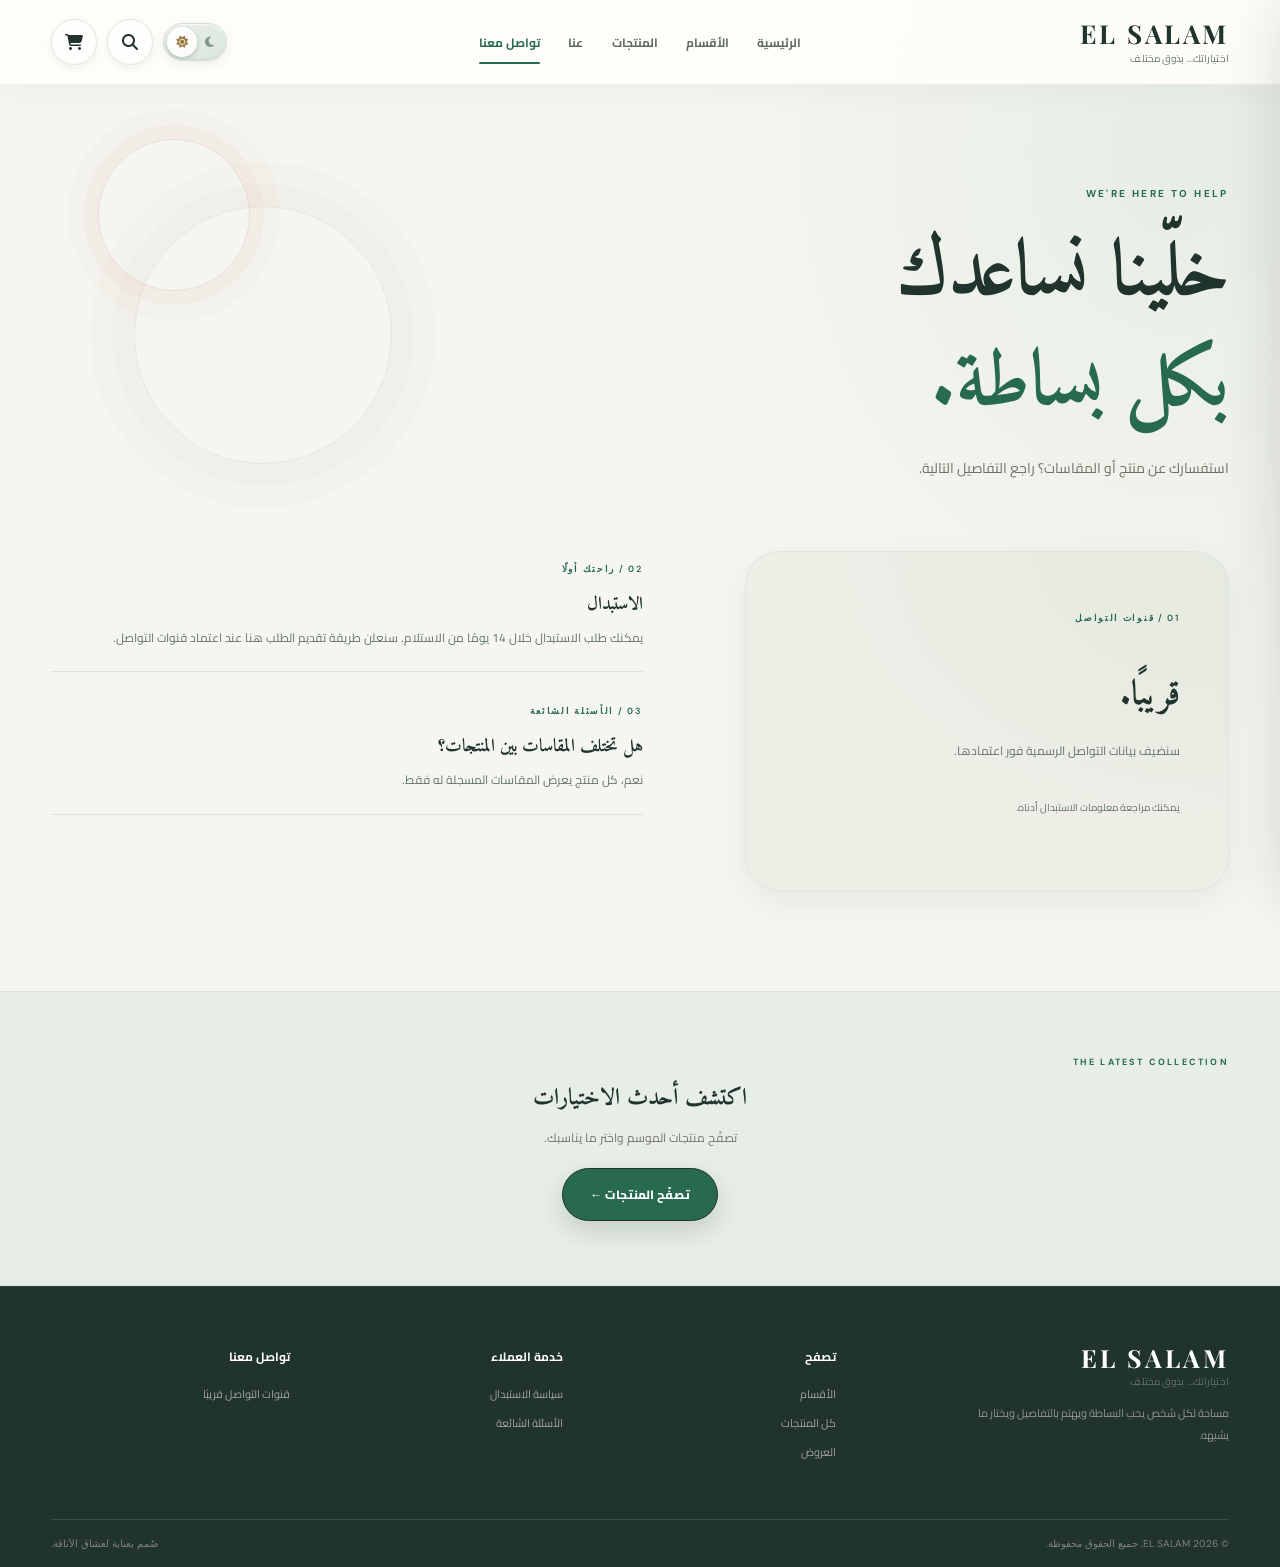
<file: contact.html>
<!DOCTYPE html>
<html lang="ar" dir="rtl">

<head>
    <meta charset="UTF-8">
    <meta name="viewport" content="width=device-width, initial-scale=1.0">
    <meta name="theme-color" content="#f5f4ef">
    <script>
        try {
            const savedTheme = localStorage.getItem("el-salam-theme");
            if (savedTheme === "light" || savedTheme === "dark") {
                document.documentElement.dataset.theme = savedTheme;
                if (savedTheme === "dark") {
                    document.querySelector('meta[name="theme-color"]').content = "#121b18";
                }
            }
        } catch (error) {
            console.error("Could not restore the saved theme.", error);
        }
    </script>
    <link rel="icon" href="icon.jpg" type="image/x-icon">
    <meta name="description" content="تواصل مع فريق EL SALAM واستفسر عن الطلبات والمقاسات والاستبدال.">
    <title>EL SALAM STORE</title>
    <link rel="preconnect" href="https://fonts.googleapis.com">
    <link rel="preconnect" href="https://fonts.gstatic.com" crossorigin>
    <link rel="preconnect" href="https://cdnjs.cloudflare.com">
    <link rel="preconnect" href="https://images.unsplash.com">
    <link rel="stylesheet" href="https://cdnjs.cloudflare.com/ajax/libs/font-awesome/6.7.2/css/all.min.css">
    <link rel="preload" as="style"
        href="https://fonts.googleapis.com/css2?family=Amiri:wght@400;700&family=Cairo:wght@400;500;600;700;800&family=DM+Sans:wght@400;500;600;700;800&family=Playfair+Display:wght@500;600;700&display=swap"
        onload="this.onload=null;this.rel='stylesheet'">
    <noscript>
        <link rel="stylesheet"
            href="https://fonts.googleapis.com/css2?family=Amiri:wght@400;700&family=Cairo:wght@400;500;600;700;800&family=DM+Sans:wght@400;500;600;700;800&family=Playfair+Display:wght@500;600;700&display=swap">
    </noscript>
    <link rel="stylesheet" href="css/base.css">
    <link rel="stylesheet" href="css/storefront.css">
    <link rel="stylesheet" href="css/product-details.css">
    <link rel="stylesheet" href="css/cart.css">
    <link rel="stylesheet" href="css/theme.css">
</head>

<body>

    <header class="site-header">
        <div class="header-inner">
            <button class="icon-btn mobile-menu-btn" type="button" aria-label="فتح القائمة" aria-expanded="false"
                onclick="toggleMobileNav(this)">☰</button>
            <a class="brand" href="index.html" aria-label="EL SALAM الصفحة الرئيسية"><span class="brand-en">EL
                    SALAM</span><span class="brand-ar">اختياراتك... بذوق مختلف</span></a>
            <nav class="main-nav" aria-label="القائمة الرئيسية">
                <a href="index.html">الرئيسية</a><a href="categories.html">الأقسام</a><a
                    href="products.html">المنتجات</a><a href="about.html">عنا</a><a href="contact.html"
                    aria-current="page">تواصل معنا</a>
            </nav>
            <div class="header-actions">
                <button class="icon-btn theme-toggle" type="button" aria-label="تفعيل الوضع الليلي" aria-pressed="false"
                    title="تفعيل الوضع الليلي" onclick="toggleTheme()">
                    <span class="theme-toggle-track" aria-hidden="true">
                        <i class="fa-solid fa-moon theme-icon-dark"></i>
                        <i class="fa-solid fa-sun theme-icon-light"></i>
                        <span class="theme-toggle-thumb"></span>
                    </span>
                </button>
                <a class="icon-btn" href="products.html" aria-label="الانتقال للمنتجات"><i
                        class="fa-solid fa-magnifying-glass" aria-hidden="true"></i></a>
                <button class="icon-btn cart-trigger" type="button" aria-label="فتح سلة التسوق" aria-expanded="false"
                    onclick="openCart(this)"><i class="fa-solid fa-cart-shopping" aria-hidden="true"></i><span
                        class="cart-count" id="cart-count">0</span></button>
            </div>
        </div>
    </header>
    <main class="page-shell">
        <section class="page-hero container" id="top">
            <div class="section-kicker">WE'RE HERE TO HELP</div>
            <h1>خلّينا نساعدك <br><span>بكل بساطة.</span></h1>
            <p>استفسارك عن منتج أو المقاسات؟ راجع التفاصيل التالية.</p>
        </section>
        <section class="contact-layout container">
            <div class="contact-card">
                <span class="contact-index">01 / قنوات التواصل</span>
                <h2>قريبًا.</h2>
                <p>سنضيف بيانات التواصل الرسمية فور اعتمادها.</p>
                <div class="contact-hours">يمكنك مراجعة معلومات الاستبدال أدناه.</div>
            </div>
            <div class="contact-details">
                <section id="returns"><span>02 / راحتك أولًا</span>
                    <h2>الاستبدال</h2>
                    <p>يمكنك طلب الاستبدال خلال 14 يومًا من الاستلام. سنعلن طريقة تقديم الطلب هنا عند اعتماد قنوات
                        التواصل.</p>
                </section>
                <section id="faq"><span>03 / الأسئلة الشائعة</span>
                    <h2>هل تختلف المقاسات بين المنتجات؟</h2>
                    <p>نعم، كل منتج يعرض المقاسات المسجلة له فقط.</p>
                </section>
            </div>
        </section>
        <section class="newsletter">
            <div class="section-kicker">THE LATEST COLLECTION</div>
            <h2>اكتشف أحدث الاختيارات</h2>
            <p>تصفّح منتجات الموسم واختر ما يناسبك.</p>
            <a class="primary-btn" href="products.html">تصفّح المنتجات ←</a>
        </section>
    </main>
    <footer class="site-footer">
        <div class="footer-main">
            <div class="footer-brand"><a class="brand" href="index.html"><span class="brand-en">EL SALAM</span><span
                        class="brand-ar">اختياراتك... بذوق مختلف</span></a>
                <p>مساحة لكل شخص يحب البساطة ويهتم بالتفاصيل ويختار ما يشبهه.</p>
            </div>
            <div class="footer-col">
                <h3>تصفح</h3><a href="categories.html">الأقسام</a><a href="products.html">كل المنتجات</a><a
                    href="products.html?category=sale">العروض</a>
            </div>
            <div class="footer-col">
                <h3>خدمة العملاء</h3><a href="#returns">سياسة الاستبدال</a><a href="#faq">الأسئلة الشائعة</a>
            </div>
            <div class="footer-col">
                <h3>تواصل معنا</h3><a href="contact.html">قنوات التواصل قريبًا</a>
            </div>
        </div>
        <div class="footer-bottom"><span>© 2026 EL SALAM. جميع الحقوق محفوظة.</span><span>صُمم بعناية لعشاق
                الأناقة.</span></div>
    </footer>
    <div class="overlay" id="overlay" onclick="closePanels()"></div>
    <aside class="cart-drawer" id="cart-drawer" role="dialog" aria-modal="true" aria-labelledby="cart-title"
        aria-hidden="true" inert tabindex="-1">
        <div class="drawer-header">
            <div>
                <h2 id="cart-title">سلة التسوق</h2><span class="drawer-subtitle" id="drawer-count">0 قطع</span>
            </div>
            <div class="drawer-actions"><button class="close-btn" type="button" aria-label="إغلاق السلة"
                    onclick="closePanels()"><i class="fa-solid fa-circle-xmark"></i></button></div>
        </div>
        <div class="cart-items" id="cart-items" role="list" aria-label="منتجات السلة"></div>
        <div class="cart-summary">
            <div class="subtotal-row"><span>المجموع الفرعي</span><span id="cart-total">0 جنيه</span></div>
            <button class="checkout-btn" id="checkout-btn" type="button" onclick="checkout()">إتمام الطلب</button>
        </div>
    </aside>
    <nav class="mobile-nav" id="mobile-nav" aria-label="قائمة الهاتف" aria-hidden="true">
        <div class="mobile-nav-head"><span class="brand-en">EL SALAM</span><button class="close-btn" type="button"
                aria-label="إغلاق القائمة" onclick="closePanels()"><i class="fa-solid fa-circle-xmark"></i></button>
        </div>
        <div class="mobile-nav-links"><a href="index.html">الرئيسية</a><a href="categories.html">الأقسام</a><a
                href="products.html">المنتجات</a><a href="about.html">عنا</a><a href="contact.html">تواصل معنا</a>
        </div>
    </nav>
    <div class="toast" id="toast" role="status" aria-live="polite"></div>
    <script src="js/store-data.js?v=20261106-order-flow" defer></script>
    <script src="js/catalog.js" defer></script>
    <script src="js/theme.js" defer></script>
    <script src="js/cart.js" defer></script>
    <script src="js/app.js?v=20261106-order-flow" defer></script>
</body>

</html>
</file>
<file: css/base.css>
:root {
    --ink: #20211f;
    --muted: #777873;
    --paper: #f7f5f1;
    --surface: #fffefa;
    --line: #e8e5de;
    --accent: #8b3f48;
    --accent-dark: #71313a;
    --sage: #dce2d6;
    --sand: #e9dfd1;
    --radius: 18px;
    --shadow: 0 18px 50px rgba(32, 33, 31, .09);
}

* {
    box-sizing: border-box;
}

html {
    scroll-behavior: smooth;
}

body {
    margin: 0;
    background: var(--paper);
    color: var(--ink);
    font-family: "Cairo", sans-serif;
    -webkit-font-smoothing: antialiased;
}

body.locked {
    overflow: hidden;
}

button,
input,
select {
    font: inherit;
}

button {
    cursor: pointer;
}

a {
    color: inherit;
    text-decoration: none;
}

img {
    display: block;
    max-width: 100%;
}

.announcement {
    min-height: 36px;
    padding: 7px 5%;
    display: flex;
    justify-content: center;
    align-items: center;
    gap: 9px;
    background: var(--ink);
    color: #f5f1e9;
    font-size: 11px;
    letter-spacing: .15px;
    text-align: center;
}

.announcement strong {
    color: #e5c7a9;
    font-weight: 800;
}

.site-header {
    position: sticky;
    top: 0;
    z-index: 50;
    background: rgba(255, 254, 250, .94);
    border-bottom: 1px solid rgba(32, 33, 31, .08);
    backdrop-filter: blur(16px);
}

.header-inner {
    width: min(1320px, 92%);
    min-height: 82px;
    margin: auto;
    display: grid;
    grid-template-columns: 1fr auto 1fr;
    align-items: center;
    gap: 28px;
}

.brand {
    justify-self: start;
    display: inline-flex;
    flex-direction: column;
    gap: 1px;
    line-height: 1;
}

.brand-en {
    direction: ltr;
    font-family: "Playfair Display", serif;
    font-size: 27px;
    font-weight: 700;
    letter-spacing: 3.2px;
}

.brand-ar {
    color: var(--muted);
    font-size: 10px;
    letter-spacing: .4px;
    margin-top: 5px;
}

.main-nav {
    display: flex;
    align-items: center;
    justify-content: center;
    gap: 29px;
    white-space: nowrap;
}

.main-nav a {
    color: #60615b;
    font-size: 13px;
    font-weight: 700;
    position: relative;
    transition: color .2s ease;
}

.main-nav a::after {
    content: "";
    position: absolute;
    right: 0;
    bottom: -9px;
    width: 0;
    height: 2px;
    background: var(--accent);
    transition: width .2s ease;
}

.main-nav a:hover {
    color: var(--accent);
}

.main-nav a:hover::after {
    width: 100%;
}

.header-actions {
    justify-self: end;
    display: flex;
    align-items: center;
    gap: 10px;
}

.icon-btn {
    position: relative;
    width: 42px;
    height: 42px;
    display: inline-grid;
    place-items: center;
    border: 1px solid var(--line);
    border-radius: 50%;
    background: transparent;
    color: var(--ink);
    font-size: 17px;
    transition: background .2s, border-color .2s, color .2s;
}

.icon-btn:hover {
    background: var(--ink);
    color: white;
    border-color: var(--ink);
}

.cart-count {
    position: absolute;
    top: -4px;
    left: -4px;
    min-width: 18px;
    height: 18px;
    padding: 0 4px;
    display: grid;
    place-items: center;
    border: 2px solid var(--surface);
    border-radius: 20px;
    background: var(--accent);
    color: white;
    font: 700 9px "DM Sans", sans-serif;
}

.mobile-menu-btn {
    display: none;
}

.page-shell {
    overflow: hidden;
}

.container {
    width: min(1320px, 92%);
    margin-inline: auto;
}

.hero {
    width: min(1320px, 92%);
    min-height: 490px;
    margin: 34px auto 0;
    display: grid;
    grid-template-columns: .88fr 1.12fr;
    overflow: hidden;
    border-radius: 5px;
    background: #e9e4da;
}

.hero-copy {
    position: relative;
    z-index: 1;
    padding: clamp(35px, 5.5vw, 82px);
    display: flex;
    flex-direction: column;
    justify-content: center;
    align-items: flex-start;
}

.eyebrow {
    display: inline-flex;
    align-items: center;
    gap: 9px;
    margin-bottom: 22px;
    color: var(--accent);
    font-size: 11px;
    font-weight: 800;
    letter-spacing: 1.3px;
}

.eyebrow::before {
    content: "";
    width: 28px;
    height: 1px;
    background: currentColor;
}

.hero h1 {
    max-width: 480px;
    margin: 0;
    font-size: clamp(34px, 4.3vw, 62px);
    font-weight: 800;
    line-height: 1.35;
    letter-spacing: -1.7px;
}

.hero h1 span {
    display: block;
    color: var(--accent);
    font-family: "Playfair Display", serif;
    font-weight: 600;
    font-style: italic;
    direction: ltr;
    letter-spacing: -.8px;
}

.hero-copy p {
    max-width: 390px;
    margin: 17px 0 27px;
    color: #65655e;
    font-size: 14px;
    line-height: 2;
}

.primary-btn {
    min-height: 48px;
    padding: 0 25px;
    display: inline-flex;
    justify-content: center;
    align-items: center;
    gap: 15px;
    border: 1px solid var(--ink);
    background: var(--ink);
    color: white;
    font-size: 12px;
    font-weight: 800;
    transition: background .2s, color .2s, transform .2s;
}

.primary-btn:hover {
    background: transparent;
    color: var(--ink);
    transform: translateY(-2px);
}

.hero-image {
    min-height: 490px;
    position: relative;
    background: #c5b8a8;
    overflow: hidden;
}

.hero-image img {
    width: 100%;
    height: 100%;
    min-height: 490px;
    object-fit: cover;
    object-position: center 38%;
    filter: saturate(.78);
}

.hero-image::after {
    content: "NEW SEASON · 2026";
    position: absolute;
    bottom: 26px;
    left: 28px;
    color: rgba(255, 255, 255, .9);
    font: 600 10px "DM Sans", sans-serif;
    letter-spacing: 3px;
    text-shadow: 0 2px 12px rgba(0, 0, 0, .25);
}

.benefits {
    width: min(1320px, 92%);
    margin: 24px auto 76px;
    padding: 20px 25px;
    display: grid;
    grid-template-columns: repeat(3, 1fr);
    gap: 20px;
    border-bottom: 1px solid var(--line);
}

.benefit {
    display: flex;
    justify-content: center;
    align-items: center;
    gap: 12px;
    color: var(--muted);
    font-size: 11px;
}

.benefit-icon {
    width: 38px;
    height: 38px;
    flex: 0 0 auto;
    display: grid;
    place-items: center;
    border: 1px solid var(--line);
    border-radius: 50%;
    color: var(--accent);
    font-size: 17px;
}

.benefit strong {
    display: block;
    color: var(--ink);
    font-size: 12px;
}

.section-heading {
    margin-bottom: 28px;
    display: flex;
    justify-content: space-between;
    align-items: end;
    gap: 20px;
}

.section-kicker {
    margin-bottom: 5px;
    color: var(--accent);
    font: 700 10px "DM Sans", sans-serif;
    letter-spacing: 2px;
    direction: ltr;
    text-align: right;
}

.section-heading h2 {
    margin: 0;
    font-size: clamp(23px, 2.7vw, 32px);
    font-weight: 800;
    line-height: 1.4;
}

.section-heading p {
    margin: 5px 0 0;
    color: var(--muted);
    font-size: 12px;
}

.text-link {
    padding-bottom: 5px;
    border-bottom: 1px solid var(--accent);
    color: var(--accent);
    font-size: 12px;
    font-weight: 800;
    white-space: nowrap;
}

.categories {
    padding-bottom: 82px;
}

.category-grid {
    display: grid;
    grid-template-columns: repeat(4, 1fr);
    gap: 16px;
}

.category-card {
    min-height: 245px;
    position: relative;
    overflow: hidden;
    display: flex;
    align-items: end;
    padding: 21px;
    isolation: isolate;
    background: #d9d4ca;
}

.category-card img {
    position: absolute;
    inset: 0;
    z-index: -2;
    width: 100%;
    height: 100%;
    object-fit: cover;
    transition: transform .5s cubic-bezier(.2, .7, .2, 1);
}

.category-card::after {
    content: "";
    position: absolute;
    inset: 0;
    z-index: -1;
    background: linear-gradient(180deg, transparent 28%, rgba(22, 22, 20, .68) 100%);
}

.category-card:hover img {
    transform: scale(1.06);
}

.category-card-content {
    color: white;
}

.category-card-content span {
    display: block;
    margin-bottom: 3px;
    color: rgba(255, 255, 255, .75);
    font: 600 9px "DM Sans", sans-serif;
    letter-spacing: 2px;
    direction: ltr;
    text-align: right;
}

.category-card-content h3 {
    margin: 0;
    font-size: 20px;
    font-weight: 800;
}

.category-card-content small {
    font-size: 10px;
    color: rgba(255, 255, 255, .78);
}

.products-section {
    padding: 68px 0 82px;
    background: #eeece6;
}

.products-top {
    display: flex;
    justify-content: space-between;
    align-items: end;
    gap: 25px;
    margin-bottom: 27px;
}

.product-tools {
    display: flex;
    align-items: center;
    gap: 10px;
}

.search-wrap {
    width: 240px;
    height: 43px;
    display: flex;
    align-items: center;
    gap: 8px;
    padding: 0 13px;
    border: 1px solid #dedbd3;
    background: var(--surface);
}

.search-wrap span {
    color: var(--muted);
}

.search-wrap input {
    width: 100%;
    min-width: 0;
    border: 0;
    outline: 0;
    background: transparent;
    color: var(--ink);
    font-size: 11px;
}

.sort-select {
    height: 43px;
    padding: 0 12px;
    border: 1px solid #dedbd3;
    background: var(--surface);
    color: var(--ink);
    font-size: 11px;
    outline: none;
}

.filter-row {
    display: flex;
    gap: 8px;
    flex-wrap: wrap;
    margin-bottom: 25px;
}

.filter-btn {
    min-height: 36px;
    padding: 0 17px;
    border: 1px solid #d9d6ce;
    background: transparent;
    color: #77766f;
    font-size: 11px;
    font-weight: 700;
    transition: all .2s;
}

.filter-btn:hover,
.filter-btn.active {
    border-color: var(--ink);
    background: var(--ink);
    color: white;
}

.products-grid {
    display: grid;
    grid-template-columns: repeat(4, minmax(0, 1fr));
    gap: 22px 16px;
}

.product-card {
    min-width: 0;
    background: var(--surface);
    border: 1px solid rgba(32, 33, 31, .05);
    transition: transform .25s, box-shadow .25s;
}

.product-card:hover {
    transform: translateY(-5px);
    box-shadow: var(--shadow);
}

.product-image {
    height: 285px;
    position: relative;
    overflow: hidden;
    background: #ddd8cf;
}

.product-image img {
    width: 100%;
    height: 100%;
    object-fit: cover;
    transition: transform .55s;
}

.product-card:hover .product-image img {
    transform: scale(1.045);
}

.product-badge {
    position: absolute;
    top: 13px;
    right: 13px;
    padding: 5px 10px;
    background: var(--surface);
    color: var(--accent);
    font-size: 9px;
    font-weight: 800;
}

.quick-add {
    position: absolute;
    right: 12px;
    left: 12px;
    bottom: 12px;
    min-height: 40px;
    border: 0;
    background: rgba(255, 254, 250, .96);
    color: var(--ink);
    font-size: 11px;
    font-weight: 800;
    opacity: 0;
    transform: translateY(8px);
    transition: opacity .2s, transform .2s, background .2s, color .2s;
}

.product-card:hover .quick-add,
.quick-add:focus-visible {
    opacity: 1;
    transform: translateY(0);
}

.quick-add:hover {
    background: var(--accent);
    color: white;
}

.product-info {
    padding: 15px 15px 17px;
}

.product-category {
    margin-bottom: 5px;
    color: #99978f;
    font: 600 9px "DM Sans", sans-serif;
    letter-spacing: .8px;
}

.product-info h3 {
    margin: 0 0 10px;
    font-size: 13px;
    font-weight: 700;
    line-height: 1.6;
}

.price-row {
    display: flex;
    align-items: center;
    flex-wrap: wrap;
    gap: 8px;
}

.price-now {
    color: var(--accent);
    font: 800 15px "Amiri", serif;
}

.price-old {
    color: #aaa79f;
    font-size: 10px;
    text-decoration: line-through;
}

.price-discount {
    color: #587257;
    font: 700 9px "DM Sans", sans-serif;
}

.mobile-add {
    display: none;
}

.empty-state {
    grid-column: 1 / -1;
    padding: 65px 20px;
    text-align: center;
    color: var(--muted);
    background: var(--surface);
}

.empty-state strong {
    display: block;
    margin-bottom: 7px;
    color: var(--ink);
    font-size: 16px;
}

.empty-state span {
    font-size: 12px;
}

.editorial {
    width: min(1320px, 92%);
    margin: 82px auto;
    display: grid;
    grid-template-columns: 1.1fr .9fr;
    min-height: 300px;
    background: var(--sage);
}

.editorial-image {
    min-height: 300px;
    overflow: hidden;
}

.editorial-image img {
    width: 100%;
    height: 100%;
    object-fit: cover;
}

.editorial-copy {
    padding: clamp(28px, 5vw, 65px);
    display: flex;
    flex-direction: column;
    justify-content: center;
    align-items: flex-start;
}

.editorial-copy .section-kicker {
    margin-bottom: 12px;
}

.editorial-copy h2 {
    max-width: 390px;
    margin: 0;
    font-size: clamp(23px, 3vw, 35px);
    line-height: 1.55;
}

.editorial-copy p {
    max-width: 380px;
    margin: 11px 0 21px;
    color: #62675e;
    font-size: 12px;
    line-height: 2;
}

.newsletter {
    padding: 51px 4%;
    background: #e8dfd5;
    text-align: center;
}

.newsletter h2 {
    margin: 0;
    font-size: 23px;
    font-weight: 800;
}

.newsletter p {
    margin: 7px 0 19px;
    color: #77736c;
    font-size: 12px;
}

.newsletter-form {
    width: min(430px, 100%);
    margin: auto;
    display: flex;
    border-bottom: 1px solid #9e958a;
}

.newsletter-form input {
    flex: 1;
    min-width: 0;
    padding: 12px 5px;
    border: 0;
    outline: 0;
    background: transparent;
    font-size: 12px;
}

.newsletter-form button {
    padding: 0 15px;
    border: 0;
    background: transparent;
    color: var(--accent);
    font-size: 11px;
    font-weight: 800;
}

.site-footer {
    background: var(--ink);
    color: #c9c7c0;
}

.footer-main {
    width: min(1320px, 92%);
    margin: auto;
    padding: 55px 0 42px;
    display: grid;
    grid-template-columns: 1.5fr 1fr 1fr 1fr;
    gap: 35px;
}

.footer-brand .brand-en {
    color: white;
    font-size: 25px;
}

.footer-brand p {
    max-width: 260px;
    margin: 15px 0 0;
    color: #96968f;
    font-size: 11px;
    line-height: 2;
}

.footer-col h3 {
    margin: 0 0 16px;
    color: white;
    font-size: 12px;
}

.footer-col a,
.footer-col p {
    display: block;
    margin: 9px 0;
    color: #a5a49d;
    font-size: 11px;
}

.footer-col a:hover {
    color: #e5c7a9;
}

.footer-bottom {
    width: min(1320px, 92%);
    margin: auto;
    padding: 17px 0;
    display: flex;
    justify-content: space-between;
    gap: 15px;
    border-top: 1px solid #383a36;
    color: #82837c;
    font: 10px "DM Sans", sans-serif;
}

.overlay {
    position: fixed;
    inset: 0;
    z-index: 100;
    background: rgba(20, 20, 18, .46);
    opacity: 0;
    visibility: hidden;
    transition: opacity .25s, visibility .25s;
}

.overlay.open {
    opacity: 1;
    visibility: visible;
}

.cart-drawer {
    position: fixed;
    z-index: 110;
    top: 0;
    left: 0;
    width: min(420px, 92vw);
    height: 100dvh;
    display: flex;
    flex-direction: column;
    background: var(--surface);
    transform: translateX(-105%);
    transition: transform .3s cubic-bezier(.2, .7, .2, 1);
    box-shadow: 12px 0 45px rgba(0, 0, 0, .14);
}

.cart-drawer.open {
    transform: translateX(0);
}

.drawer-header {
    padding: 22px 23px;
    display: flex;
    justify-content: space-between;
    align-items: center;
    border-bottom: 1px solid var(--line);
}

.drawer-header h2 {
    margin: 0;
    font-size: 18px;
}

.close-btn {
    width: 34px;
    height: 34px;
    border: 1px solid var(--line);
    border-radius: 50%;
    background: transparent;
    font-size: 18px;
}

.cart-items {
    flex: 1;
    overflow-y: auto;
    padding: 15px 22px;
}

.cart-empty {
    padding: 45px 5px;
    color: var(--muted);
    text-align: center;
    font-size: 12px;
}

.cart-item {
    display: grid;
    grid-template-columns: 68px 1fr auto;
    align-items: center;
    gap: 12px;
    padding: 13px 0;
    border-bottom: 1px solid var(--line);
}

.cart-item img {
    width: 68px;
    height: 78px;
    object-fit: cover;
    background: #e5e0d7;
}

.cart-item h3 {
    margin: 0 0 5px;
    font-size: 11px;
}

.cart-item .item-price {
    color: var(--accent);
    font-size: 11px;
    font-weight: 800;
}

.quantity-controls {
    display: flex;
    align-items: center;
    gap: 8px;
    margin-top: 8px;
}

.quantity-controls button {
    width: 23px;
    height: 23px;
    border: 1px solid var(--line);
    background: transparent;
    font-size: 13px;
}

.quantity-controls span {
    min-width: 12px;
    text-align: center;
    font: 600 11px "DM Sans", sans-serif;
}

.remove-item {
    border: 0;
    background: transparent;
    color: #999;
    font-size: 17px;
}

.cart-summary {
    padding: 20px 22px 24px;
    border-top: 1px solid var(--line);
}

.subtotal-row {
    display: flex;
    justify-content: space-between;
    margin-bottom: 14px;
    font-size: 13px;
    font-weight: 800;
}

.checkout-btn {
    width: 100%;
    min-height: 47px;
    border: 0;
    background: var(--accent);
    color: white;
    font-size: 12px;
    font-weight: 800;
}

.checkout-btn:hover {
    background: var(--accent-dark);
}

.toast {
    position: fixed;
    z-index: 150;
    right: 50%;
    bottom: 25px;
    max-width: calc(100vw - 30px);
    padding: 12px 20px;
    background: var(--ink);
    color: white;
    font-size: 11px;
    box-shadow: var(--shadow);
    opacity: 0;
    transform: translate(50%, 15px);
    pointer-events: none;
    transition: opacity .25s, transform .25s;
}

.toast.show {
    opacity: 1;
    transform: translate(50%, 0);
}

.mobile-nav {
    position: fixed;
    z-index: 110;
    top: 0;
    right: 0;
    width: min(330px, 88vw);
    height: 100dvh;
    padding: 25px;
    background: var(--surface);
    transform: translateX(105%);
    transition: transform .3s;
}

.mobile-nav.open {
    transform: translateX(0);
}

.mobile-nav-head {
    display: flex;
    justify-content: space-between;
    align-items: center;
    padding-bottom: 22px;
    border-bottom: 1px solid var(--line);
}

.mobile-nav-links {
    display: grid;
    gap: 0;
    margin-top: 20px;
}

.mobile-nav-links a {
    padding: 14px 0;
    border-bottom: 1px solid var(--line);
    font-size: 14px;
    font-weight: 700;
}

@media (max-width: 1050px) {
    .main-nav {
        gap: 17px;
    }

    .main-nav a {
        font-size: 11px;
    }

    .product-image {
        height: 245px;
    }

    .category-card {
        min-height: 210px;
    }
}

@media (max-width: 800px) {
    .header-inner {
        min-height: 70px;
        grid-template-columns: auto 1fr auto;
        gap: 12px;
    }

    .brand {
        justify-self: center;
    }

    .brand-en {
        font-size: 23px;
    }

    .main-nav {
        display: none;
    }

    .mobile-menu-btn {
        display: inline-grid;
    }

    .hero {
        grid-template-columns: 1fr 1fr;
        min-height: 390px;
    }

    .hero-copy {
        padding: 28px;
    }

    .hero h1 {
        font-size: clamp(27px, 4.8vw, 42px);
    }

    .hero-image,
    .hero-image img {
        min-height: 390px;
    }

    .benefits {
        margin-bottom: 58px;
    }

    .category-grid {
        grid-template-columns: repeat(2, 1fr);
    }

    .products-top {
        align-items: start;
        flex-direction: column;
    }

    .product-tools {
        width: 100%;
    }

    .search-wrap {
        flex: 1;
    }

    .products-grid {
        grid-template-columns: repeat(3, minmax(0, 1fr));
    }

    .product-image {
        height: 230px;
    }

    .editorial {
        grid-template-columns: 1fr 1fr;
    }

    .footer-main {
        grid-template-columns: 1.2fr 1fr 1fr;
    }

    .footer-brand {
        grid-column: 1 / -1;
    }
}

@media (max-width: 560px) {
    .announcement {
        font-size: 9px;
    }

    .header-inner {
        width: 94%;
        min-height: 64px;
    }

    .brand-en {
        font-size: 20px;
        letter-spacing: 2.2px;
    }

    .brand-ar {
        font-size: 9px;
    }

    .icon-btn {
        width: 37px;
        height: 37px;
        font-size: 15px;
    }

    .hero {
        width: 94%;
        margin-top: 15px;
        grid-template-columns: 1fr;
        border-radius: 2px;
    }

    .hero-copy {
        padding: 29px 25px 30px;
        order: 2;
    }

    .hero h1 {
        max-width: 100%;
        font-size: 34px;
    }

    .hero-copy p {
        margin: 10px 0 18px;
        font-size: 12px;
    }

    .hero-image,
    .hero-image img {
        min-height: 285px;
        height: 285px;
    }

    .hero-image::after {
        bottom: 16px;
        left: 17px;
    }

    .benefits {
        width: 94%;
        margin: 15px auto 48px;
        padding: 15px 0 20px;
        grid-template-columns: 1fr;
        gap: 13px;
    }

    .benefit {
        justify-content: flex-start;
    }

    .container {
        width: 94%;
    }

    .section-heading {
        margin-bottom: 19px;
    }

    .categories {
        padding-bottom: 52px;
    }

    .category-grid {
        gap: 10px;
    }

    .category-card {
        min-height: 175px;
        padding: 14px;
    }

    .category-card-content h3 {
        font-size: 17px;
    }

    .products-section {
        padding: 48px 0 55px;
    }

    .products-top {
        gap: 17px;
        margin-bottom: 19px;
    }

    .product-tools {
        gap: 7px;
    }

    .search-wrap {
        height: 40px;
        padding: 0 9px;
    }

    .sort-select {
        max-width: 118px;
        height: 40px;
        padding: 0 7px;
        font-size: 9px;
    }

    .filter-row {
        flex-wrap: nowrap;
        overflow-x: auto;
        padding-bottom: 5px;
        margin-inline: -3%;
        padding-inline: 3%;
    }

    .filter-btn {
        flex: 0 0 auto;
        min-height: 33px;
        padding: 0 13px;
    }

    .products-grid {
        grid-template-columns: repeat(2, minmax(0, 1fr));
        gap: 12px 9px;
    }

    .product-image {
        height: 205px;
    }

    .product-info {
        padding: 11px 10px 13px;
    }

    .product-info h3 {
        font-size: 11px;
        margin-bottom: 7px;
    }

    .product-category {
        font-size: 8px;
    }

    .price-now {
        font-size: 13px;
    }

    .price-old {
        font-size: 9px;
    }

    .product-badge {
        top: 8px;
        right: 8px;
        padding: 4px 7px;
        font-size: 8px;
    }

    .quick-add {
        display: none;
    }

    .mobile-add {
        display: block;
        width: 100%;
        min-height: 34px;
        margin-top: 10px;
        border: 0;
        background: var(--ink);
        color: white;
        font-size: 10px;
        font-weight: 800;
    }

    .editorial {
        width: 94%;
        margin: 50px auto;
        grid-template-columns: 1fr;
    }

    .editorial-image {
        min-height: 220px;
        height: 220px;
    }

    .editorial-copy {
        padding: 27px 23px 30px;
    }

    .editorial-copy h2 {
        font-size: 25px;
    }

    .newsletter {
        padding: 40px 5%;
    }

    .newsletter h2 {
        font-size: 20px;
    }

    .footer-main {
        width: 90%;
        padding: 40px 0 28px;
        grid-template-columns: 1fr 1fr;
        gap: 25px 18px;
    }

    .footer-brand {
        grid-column: 1 / -1;
    }

    .footer-bottom {
        width: 90%;
        flex-direction: column;
        text-align: center;
        gap: 7px;
    }
}

@media (prefers-reduced-motion: reduce) {

    *,
    *::before,
    *::after {
        scroll-behavior: auto !important;
        transition-duration: .01ms !important;
        animation-duration: .01ms !important;
    }
}

:root {
    --ink: #25211e;
    --muted: #827a70;
    --paper: #f8f6f1;
    --surface: #fffdfa;
    --line: #e8e1d7;
    --accent: #8c5947;
    --accent-dark: #704233;
    --sage: #e7e8df;
    --sand: #eee7dc;
    --shadow: 0 22px 65px rgba(44, 34, 28, .1);
}

body {
    background: var(--paper);
    color: var(--ink);
}

::selection {
    background: #d7b6a1;
    color: var(--ink);
}

a:focus-visible,
button:focus-visible,
input:focus-visible,
select:focus-visible {
    outline: 2px solid var(--accent);
    outline-offset: 3px;
}
</file>
<file: css/storefront.css>
.announcement {
    min-height: 34px;
    background: #29231f;
    color: #eee7dd;
    font-size: 10px;
    letter-spacing: .3px;
}

.announcement strong {
    color: #dcbca5;
}

.site-header {
    background: rgba(248, 246, 241, .94);
    border-bottom-color: rgba(67, 55, 46, .1);
}

.header-inner {
    min-height: 88px;
}

.brand-en {
    letter-spacing: 3.8px;
}

.brand-ar {
    letter-spacing: .1px;
}

.main-nav {
    gap: 25px;
}

.main-nav a {
    font-size: 12px;
}

.main-nav a[aria-current="page"] {
    color: var(--accent);
}

.main-nav a[aria-current="page"]::after {
    width: 100%;
}

.icon-btn {
    border-color: #dfd6cb;
}

.hero {
    min-height: 540px;
    margin-top: 26px;
    border-radius: 2px;
    background: #eee8df;
    box-shadow: var(--shadow);
}

.hero-copy {
    padding: clamp(36px, 6vw, 88px);
}

.eyebrow {
    color: var(--accent);
    font: 700 10px "DM Sans", sans-serif;
    letter-spacing: 2.4px;
}

.hero h1 {
    font-size: clamp(38px, 4.7vw, 66px);
    letter-spacing: -1.3px;
    line-height: 1.28;
}

.hero h1 span,
.page-hero h1 span {
    color: var(--accent);
}

.hero-copy p {
    color: #756d64;
    line-height: 2.1;
}

.primary-btn {
    min-height: 51px;
    padding-inline: 27px;
    border-color: #29231f;
    background: #29231f;
    letter-spacing: .1px;
}

.hero-image,
.hero-image img {
    min-height: 540px;
}

.hero-image img {
    filter: saturate(.72);
    transition: transform .8s cubic-bezier(.2, .7, .2, 1);
}

.hero:hover .hero-image img {
    transform: scale(1.025);
}

.benefits {
    margin-top: 22px;
    margin-bottom: 65px;
    border-bottom-color: #dfd8ce;
}

.benefit-icon {
    border-color: #e0d6ca;
    background: rgba(255, 253, 250, .55);
}

.section-kicker {
    color: var(--accent);
    font-size: 9px;
    letter-spacing: 2.2px;
}

.categories {
    padding-bottom: 75px;
}

.section-heading h2 {
    letter-spacing: -.3px;
}

.category-grid {
    gap: 13px;
}

.category-card {
    min-height: 275px;
    padding: 22px;
    background: #d8cfc4;
}

.category-card::after {
    background: linear-gradient(180deg, rgba(28, 24, 21, .02) 18%, rgba(28, 24, 21, .74) 100%);
}

.category-card img {
    filter: saturate(.78);
}

.category-card-content h3 {
    font-size: 22px;
}

.products-section {
    background: #efede7;
}

.filter-btn {
    border-color: #d8d1c6;
}

.filter-btn:hover,
.filter-btn.active {
    border-color: #29231f;
    background: #29231f;
}

.product-card {
    border-color: #e8e1d7;
    box-shadow: 0 6px 24px rgba(51, 42, 33, .035);
    transition: transform .3s ease, box-shadow .3s ease;
}

.product-card:hover {
    transform: translateY(-5px);
    box-shadow: 0 18px 38px rgba(51, 42, 33, .11);
}

.product-image {
    background: #e8e2d9;
}

.product-image img {
    filter: saturate(.88);
}

.product-badge {
    padding: 6px 10px;
    letter-spacing: .2px;
}

.quick-add {
    background: rgba(255, 253, 250, .97);
}

.editorial {
    background: #e8e7df;
}

.editorial-image img {
    filter: saturate(.82);
}

.editorial-copy p {
    color: #6f6b62;
    line-height: 2.1;
}

.newsletter {
    background: #eee5da;
}

.site-footer {
    background: #29231f;
}

.footer-bottom {
    border-top-color: #484039;
}

.home-intro {
    padding: 15px 0 62px;
    display: grid;
    grid-template-columns: 1fr 1fr;
    align-items: end;
    gap: 36px;
}

.home-intro h2 {
    margin: 10px 0 0;
    font-size: clamp(28px, 3.5vw, 44px);
    line-height: 1.5;
}

.home-intro>p {
    max-width: 430px;
    margin: 0 0 8px;
    color: var(--muted);
    font-size: 13px;
    line-height: 2.1;
}

.home-links {
    margin-bottom: 90px;
    display: grid;
    grid-template-columns: repeat(3, 1fr);
    border-top: 1px solid var(--line);
    border-bottom: 1px solid var(--line);
}

.home-links a {
    min-height: 178px;
    padding: 25px 27px;
    display: flex;
    flex-direction: column;
    justify-content: space-between;
    border-inline-start: 1px solid var(--line);
    transition: background .25s ease;
}

.home-links a:first-child {
    border-inline-start: 0;
}

.home-links a:hover {
    background: #f0ece5;
}

.home-links a span {
    color: var(--muted);
    font-size: 10px;
}

.home-links a span:first-child {
    font: 600 9px "DM Sans", sans-serif;
    letter-spacing: 1.5px;
}

.home-links a strong {
    font-size: 24px;
}

.page-hero {
    padding-top: clamp(70px, 10vw, 125px);
    padding-bottom: clamp(45px, 7vw, 80px);
}

.page-hero .section-kicker {
    margin-bottom: 16px;
}

.page-hero h1 {
    margin: 0;
    font-size: clamp(39px, 6vw, 75px);
    line-height: 1.4;
    letter-spacing: -1.5px;
}

.page-hero h1 span {
    font-family: "Amiri", "Playfair Display", serif;
    font-weight: 600;
    font-style: italic;
}

.page-hero p {
    max-width: 520px;
    margin: 15px 0 0;
    color: var(--muted);
    font-size: 13px;
    line-height: 2.1;
}

.category-page {
    padding-bottom: 25px;
}

.category-page .category-card {
    min-height: clamp(270px, 36vw, 460px);
}

.category-note {
    margin-bottom: 90px;
    padding: 24px 0;
    display: flex;
    justify-content: space-between;
    align-items: center;
    gap: 22px;
    border-top: 1px solid var(--line);
}

.category-note>span,
.contact-index,
.about-values>div>span,
.contact-details section>span {
    color: var(--accent);
    font: 600 9px "DM Sans", sans-serif;
    letter-spacing: 1.7px;
}

.category-note p {
    margin: 0;
    color: var(--muted);
    font-size: 12px;
}

.products-page {
    padding-top: 55px;
}

.products-page .products-grid {
    padding-bottom: 26px;
}

.about-story {
    width: min(1320px, 92%);
    margin-top: 0;
}

.about-story .editorial-copy h2 {
    font-size: clamp(24px, 3vw, 37px);
}

.about-values {
    margin-top: 0;
    margin-bottom: 90px;
    display: grid;
    grid-template-columns: repeat(3, 1fr);
    border-top: 1px solid var(--line);
    border-bottom: 1px solid var(--line);
}

.about-values>div {
    padding: 28px 25px 32px;
    border-inline-start: 1px solid var(--line);
}

.about-values>div:first-child {
    border-inline-start: 0;
}

.about-values h2 {
    margin: 24px 0 8px;
    font-size: 17px;
}

.about-values p {
    margin: 0;
    color: var(--muted);
    font-size: 11px;
    line-height: 2;
}

.contact-layout {
    padding-bottom: 100px;
    display: grid;
    grid-template-columns: .9fr 1.1fr;
    gap: clamp(40px, 8vw, 110px);
}

.contact-card {
    min-height: 340px;
    padding: clamp(27px, 4vw, 48px);
    background: #eee8df;
}

.contact-card h2 {
    margin: 35px 0 9px;
    font-size: clamp(24px, 3vw, 35px);
}

.contact-card p,
.contact-details p {
    color: var(--muted);
    font-size: 12px;
    line-height: 2.1;
}

.contact-email {
    display: inline-block;
    margin-top: 13px;
    padding-bottom: 5px;
    border-bottom: 1px solid var(--accent);
    color: var(--accent);
    direction: ltr;
    font: 600 13px "DM Sans", sans-serif;
}

.contact-hours {
    margin-top: 35px;
    color: var(--muted);
    font-size: 10px;
}

.contact-details section {
    padding: 0 0 21px;
    margin-bottom: 21px;
    border-bottom: 1px solid var(--line);
    scroll-margin-top: 120px;
}

.contact-details h2 {
    margin: 8px 0 5px;
    font-size: 18px;
}

.contact-details p {
    margin: 0;
}

.newsletter .section-kicker {
    margin-bottom: 10px;
}

.hero h1,
.page-hero h1,
.home-intro h2,
.section-heading h2,
.editorial-copy h2,
.newsletter h2,
.contact-card h2,
.contact-details h2,
.about-values h2 {
    font-family: "Amiri", serif;
    font-weight: 600;
    letter-spacing: 0;
}

.hero h1 span,
.page-hero h1 span {
    font-family: "Amiri", "Playfair Display", serif;
    font-style: normal;
}

.cart-drawer,
.mobile-nav {
    background: var(--surface);
}

.checkout-btn {
    background: var(--accent);
}

@media (max-width: 800px) {
    .header-inner {
        min-height: 76px;
    }

    .hero,
    .hero-image,
    .hero-image img {
        min-height: 440px;
    }

    .home-intro {
        grid-template-columns: 1fr;
        gap: 9px;
    }

    .home-links {
        margin-bottom: 65px;
    }

    .home-links a {
        min-height: 150px;
        padding: 19px 15px;
    }

    .home-links a strong {
        font-size: 19px;
    }

    .category-page .category-card {
        min-height: 290px;
    }

    .contact-layout {
        grid-template-columns: 1fr;
        gap: 35px;
    }
}

@media (max-width: 560px) {
    .header-inner {
        min-height: 66px;
    }

    .hero {
        min-height: unset;
    }

    .hero-copy {
        padding: 28px 25px 31px;
    }

    .hero-image,
    .hero-image img {
        min-height: 285px;
        height: 285px;
    }

    .benefits {
        margin-bottom: 47px;
    }

    .home-intro {
        padding-bottom: 37px;
    }

    .home-intro h2 {
        font-size: 29px;
    }

    .home-links {
        grid-template-columns: 1fr;
        margin-bottom: 52px;
    }

    .home-links a {
        min-height: 120px;
        padding: 16px 14px;
        border-inline-start: 0;
        border-bottom: 1px solid var(--line);
    }

    .home-links a:last-child {
        border-bottom: 0;
    }

    .page-hero {
        padding-top: 58px;
        padding-bottom: 38px;
    }

    .page-hero h1 {
        font-size: 39px;
    }

    .category-page .category-card {
        min-height: 190px;
    }

    .category-note {
        align-items: flex-start;
        flex-direction: column;
        gap: 10px;
        margin-bottom: 55px;
    }

    .products-page {
        padding-top: 40px;
    }

    .about-story {
        margin-top: 0;
    }

    .about-values {
        grid-template-columns: 1fr;
        margin-bottom: 55px;
    }

    .about-values>div {
        padding: 20px 8px;
        border-inline-start: 0;
        border-bottom: 1px solid var(--line);
    }

    .about-values>div:last-child {
        border-bottom: 0;
    }

    .about-values h2 {
        margin-top: 12px;
    }

    .contact-layout {
        padding-bottom: 55px;
    }

    .contact-card {
        min-height: 300px;
    }
}

.product-tools {
    gap: 12px;
}

.search-wrap {
    width: min(290px, 30vw);
    height: 48px;
    gap: 11px;
    padding: 0 15px;
    border: 1px solid #e4dcd1;
    border-radius: 3px;
    background: #fffdfa;
    transition: border-color .2s ease, box-shadow .2s ease;
}

.search-wrap:focus-within {
    border-color: var(--accent);
    box-shadow: 0 0 0 3px rgba(140, 89, 71, .1);
}

.search-wrap span {
    width: 28px;
    height: 28px;
    flex: 0 0 auto;
    display: grid;
    place-items: center;
    border-radius: 50%;
    background: #f2ece4;
    color: var(--accent);
    font-size: 19px;
}

.search-wrap input {
    height: 100%;
    font-size: 12px;
}

.search-wrap input::placeholder {
    color: #a39a90;
}

.search-wrap input::-webkit-search-cancel-button {
    cursor: pointer;
}

.sort-wrap {
    min-width: 205px;
    height: 48px;
    padding: 0 13px;
    display: flex;
    align-items: center;
    gap: 9px;
    border: 1px solid #e4dcd1;
    border-radius: 3px;
    background: #fffdfa;
    transition: border-color .2s ease, box-shadow .2s ease;
}

.sort-wrap:focus-within {
    border-color: var(--accent);
    box-shadow: 0 0 0 3px rgba(140, 89, 71, .1);
}

.sort-wrap>span {
    flex: 0 0 auto;
    color: #93897e;
    font-size: 10px;
}

.sort-select {
    width: 100%;
    min-width: 0;
    height: 100%;
    padding: 0 3px;
    border: 0;
    background: transparent;
    color: var(--ink);
    font-size: 11px;
    font-weight: 700;
    cursor: pointer;
}

.sort-select:focus {
    outline: 0;
}

@media (max-width: 560px) {
    .product-tools {
        gap: 8px;
    }

    .search-wrap {
        width: auto;
        min-width: 0;
        height: 44px;
        gap: 7px;
        padding: 0 9px;
    }

    .search-wrap span {
        width: 25px;
        height: 25px;
    }

    .search-wrap input {
        font-size: 10px;
    }

    .sort-wrap {
        min-width: 0;
        width: 150px;
        height: 44px;
        padding: 0 8px;
        gap: 5px;
    }

    .sort-wrap>span {
        font-size: 9px;
    }

    .sort-select {
        max-width: 88px;
        font-size: 9px;
    }
}

:root {
    --radius: 16px;
    --radius-small: 10px;
    --radius-large: 26px;
}

.hero,
.editorial {
    border-radius: var(--radius-large);
}

.category-card,
.product-card,
.contact-card,
.home-links a {
    border-radius: var(--radius);
}

.category-card,
.product-card,
.editorial,
.contact-card,
.home-links a {
    overflow: hidden;
}

.primary-btn,
.checkout-btn,
.mobile-add,
.newsletter-form button {
    border-radius: var(--radius-small);
}

.filter-btn,
.product-badge {
    border-radius: 999px;
}

.search-wrap,
.sort-wrap,
.newsletter-form,
.newsletter-form input,
.newsletter-form button {
    border-radius: var(--radius-small);
}

.newsletter-form {
    overflow: hidden;
}

.benefit-icon,
.icon-btn,
.cart-count,
.search-wrap span {
    border-radius: 50%;
}

.cart-drawer {
    border-radius: 0 var(--radius-large) var(--radius-large) 0;
}

.mobile-nav {
    border-radius: var(--radius-large) 0 0 var(--radius-large);
}

.drawer-header .close-btn,
.mobile-nav .close-btn,
.quantity-controls button {
    border-radius: var(--radius-small);
}

.cart-item img,
.editorial-image img {
    border-radius: var(--radius-small);
}

.product-card {
    border: 1px solid var(--line);
}

.product-image {
    overflow: hidden;
    border-radius: var(--radius) var(--radius) 0 0;
}

.product-badge {
    border-radius: 999px;
}

.quick-add {
    border-radius: var(--radius-small);
}

.empty-state {
    border-radius: var(--radius);
}

@media (max-width: 560px) {

    .hero,
    .editorial {
        border-radius: 20px;
    }

    .category-card,
    .product-card,
    .contact-card {
        border-radius: 14px;
    }

    .cart-drawer {
        border-radius: 0 22px 22px 0;
    }

    .mobile-nav {
        border-radius: 22px 0 0 22px;
    }
}

:root {
    --ink: #29231f;
    --muted: #81776d;
    --paper: #f7f4ee;
    --surface: #fffdfa;
    --line: #e7ded2;
    --accent: #95664d;
    --accent-dark: #754a36;
    --sand: #eee5da;
    --shadow: 0 24px 70px rgba(49, 37, 28, .09);
    --shadow-soft: 0 12px 34px rgba(49, 37, 28, .06);
}

body {
    background:
        radial-gradient(ellipse at 50% 0, rgba(226, 211, 193, .2), transparent 36rem),
        var(--paper);
}

.announcement {
    min-height: 36px;
    background: #29231f;
    color: #f4ede3;
    font-size: 10px;
    letter-spacing: .45px;
}

.site-header {
    background: rgba(250, 248, 243, .91);
    box-shadow: 0 7px 25px rgba(49, 37, 28, .035);
}

.header-inner {
    min-height: 90px;
}

.brand-en {
    font-size: 28px;
    letter-spacing: 4.2px;
}

.brand-ar {
    color: #93877b;
}

.main-nav a {
    color: #71675f;
    transition: color .2s ease, transform .2s ease;
}

.main-nav a:hover {
    color: var(--accent);
}

.icon-btn {
    width: 44px;
    height: 44px;
    border-color: #e2d7ca;
    background: rgba(255, 253, 250, .72);
    transition: transform .2s ease, color .2s ease, background .2s ease, border-color .2s ease;
}

.icon-btn:hover {
    transform: translateY(-2px);
    border-color: var(--ink);
    background: var(--ink);
}

.hero {
    position: relative;
    min-height: 570px;
    margin-top: 30px;
    border-radius: 30px;
    background: linear-gradient(125deg, #f1e8dc, #e8ded1);
    box-shadow: var(--shadow);
}

.hero-copy {
    padding: clamp(36px, 6vw, 92px);
}

.hero h1 {
    max-width: 540px;
    font-size: clamp(42px, 5vw, 70px);
}

.hero-copy p {
    color: #776d63;
    font-size: 14px;
}

.primary-btn {
    border-radius: 999px;
    box-shadow: 0 10px 24px rgba(41, 35, 31, .12);
}

.hero-image,
.hero-image img {
    min-height: 570px;
}

.hero-image img {
    filter: saturate(.72) contrast(.98);
}

.hero-image::before {
    content: "";
    position: absolute;
    inset: 0;
    z-index: 1;
    background: linear-gradient(90deg, rgba(44, 35, 28, .04), transparent 30%, rgba(44, 35, 28, .12));
    pointer-events: none;
}

.hero-image::after {
    z-index: 2;
}

.benefits {
    margin-top: 30px;
    padding: 22px 26px;
    border: 1px solid rgba(215, 203, 188, .75);
    border-radius: 20px;
    background: rgba(255, 253, 249, .7);
}

.benefit {
    justify-content: flex-start;
    color: #83786c;
}

.benefit-icon {
    width: 43px;
    height: 43px;
    border-color: #e6d9ca;
    background: #f5efe7;
}

.home-intro {
    padding-top: 25px;
    padding-bottom: 70px;
}

.home-intro h2,
.section-heading h2 {
    line-height: 1.55;
}

.home-intro>p,
.page-hero p,
.editorial-copy p {
    color: #766d63;
}

.home-links {
    gap: 16px;
    border: 0;
}

.home-links a {
    min-height: 190px;
    padding: 25px 28px;
    border: 1px solid var(--line);
    border-radius: 20px;
    background: rgba(255, 253, 250, .76);
    box-shadow: var(--shadow-soft);
}

.home-links a:first-child {
    border-inline-start: 1px solid var(--line);
}

.home-links a:hover {
    transform: translateY(-4px);
    background: #fffdfa;
    box-shadow: var(--shadow);
}

.category-card {
    border-radius: 22px;
}

.category-card img {
    filter: saturate(.78);
    transition: transform .7s cubic-bezier(.2, .7, .2, 1), filter .5s ease;
}

.category-card:hover img {
    filter: saturate(.95);
}

.editorial {
    border-radius: 26px;
    box-shadow: var(--shadow-soft);
}

.newsletter {
    background:
        radial-gradient(ellipse at 50% 0, rgba(255, 253, 249, .72), transparent 65%),
        #eee5da;
}

.site-footer {
    background: #29231f;
}

.page-hero {
    position: relative;
    isolation: isolate;
    padding-top: clamp(76px, 9vw, 118px);
    padding-bottom: clamp(58px, 7vw, 88px);
}

.page-hero::before {
    content: "";
    position: absolute;
    z-index: -1;
    top: 26%;
    left: 7%;
    width: clamp(140px, 20vw, 260px);
    aspect-ratio: 1;
    border: 1px solid rgba(149, 102, 77, .12);
    border-radius: 50%;
    box-shadow: 0 0 0 22px rgba(149, 102, 77, .025), 0 0 0 44px rgba(149, 102, 77, .018);
    pointer-events: none;
}

.page-hero .section-kicker {
    margin-bottom: 20px;
    font-size: 10px;
    letter-spacing: 2.4px;
}

.page-hero h1 {
    max-width: 800px;
    font-size: clamp(44px, 6.5vw, 78px);
    line-height: 1.32;
}

.page-hero p {
    max-width: 500px;
    font-size: 14px;
}

.product-page-hero {
    padding-bottom: 78px;
}

.product-page-hero::after {
    content: "EL SALAM  /  EST. 2026";
    position: absolute;
    left: 0;
    bottom: 56px;
    color: #a29384;
    font: 600 9px "DM Sans", sans-serif;
    letter-spacing: 2.2px;
    direction: ltr;
}

.products-section {
    padding: 70px 0 88px;
    background: linear-gradient(180deg, #f0ede7, #f5f2ed);
    border-block: 1px solid rgba(224, 214, 201, .56);
}

.products-top {
    align-items: center;
    margin-bottom: 30px;
}

.products-top .section-heading h2 {
    font-size: clamp(24px, 3vw, 34px);
}

.products-top .section-heading p {
    color: #94877a;
}

.product-tools {
    gap: 10px;
    padding: 7px;
    border: 1px solid #e6ddd2;
    border-radius: 18px;
    background: rgba(255, 253, 250, .78);
    box-shadow: 0 8px 26px rgba(49, 37, 28, .045);
}

.search-wrap,
.sort-wrap {
    height: 50px;
    border: 1px solid transparent;
    border-radius: 12px;
    background: #f6f2ec;
    transition: background .2s ease, border-color .2s ease, box-shadow .2s ease;
}

.search-wrap {
    width: min(300px, 29vw);
    padding-inline: 12px;
}

.search-wrap:hover,
.sort-wrap:hover {
    background: #fffdfa;
    border-color: #e4d7c8;
}

.search-wrap:focus-within,
.sort-wrap:focus-within {
    border-color: var(--accent);
    background: #fffdfa;
    box-shadow: 0 0 0 4px rgba(149, 102, 77, .1);
}

.search-wrap span {
    width: 32px;
    height: 32px;
    background: #ebe0d3;
    color: var(--accent);
    font-size: 21px;
}

.search-wrap input {
    font-size: 12px;
}

.search-wrap input::placeholder {
    color: #a3998e;
}

.sort-wrap {
    min-width: 235px;
    padding-inline: 14px;
    gap: 10px;
}

.sort-wrap>span {
    color: #9a8b7b;
    font-size: 10px;
}

.sort-select {
    padding-inline: 5px;
    color: #39312b;
    font-size: 12px;
    font-weight: 700;
}

.filter-row {
    gap: 9px;
    margin-bottom: 28px;
}

.filter-btn {
    min-height: 39px;
    padding-inline: 20px;
    border-color: #ded4c8;
    border-radius: 999px;
    background: rgba(255, 253, 250, .58);
    color: #72675c;
    font-size: 12px;
    transition: transform .2s ease, border-color .2s ease, background .2s ease, color .2s ease;
}

.filter-btn:hover {
    transform: translateY(-1px);
    border-color: #b89a7e;
    background: #fffdfa;
    color: var(--accent);
}

.filter-btn.active {
    border-color: #332a24;
    background: #332a24;
    color: #fffaf3;
    box-shadow: 0 6px 15px rgba(51, 42, 36, .12);
}

.products-grid {
    gap: 25px 18px;
}

.product-card {
    overflow: hidden;
    border: 1px solid #e9e1d7;
    border-radius: 18px;
    background: #fffdfa;
    box-shadow: 0 8px 24px rgba(45, 35, 27, .045);
    transition: transform .3s ease, box-shadow .3s ease, border-color .3s ease;
}

.product-card:hover {
    transform: translateY(-6px);
    border-color: #d7c7b5;
    box-shadow: 0 20px 42px rgba(45, 35, 27, .12);
}

.product-image {
    height: 320px;
    border-radius: 0;
    background: #eee8df;
}

.product-image img {
    transition: transform .6s cubic-bezier(.2, .7, .2, 1), filter .35s ease;
    filter: saturate(.88);
}

.product-card:hover .product-image img {
    transform: scale(1.045);
    filter: saturate(1);
}

.product-badge {
    top: 13px;
    right: 13px;
    padding: 7px 12px;
    border: 1px solid rgba(255, 253, 250, .75);
    background: rgba(255, 253, 250, .92);
    color: var(--accent);
    font-size: 10px;
    box-shadow: 0 4px 12px rgba(38, 29, 22, .08);
    backdrop-filter: blur(8px);
}

.quick-add {
    right: 13px;
    left: 13px;
    bottom: 13px;
    min-height: 44px;
    border-radius: 999px;
    background: rgba(255, 253, 250, .96);
    box-shadow: 0 6px 18px rgba(35, 28, 23, .12);
}

.quick-add:hover {
    background: var(--accent);
}

.product-info {
    padding: 17px 17px 19px;
}

.product-category {
    color: #9a8b7e;
    font-size: 9px;
    letter-spacing: 1.2px;
}

.product-info h3 {
    margin-bottom: 11px;
    color: #332b25;
    font-size: 14px;
}

.price-now {
    color: var(--accent-dark);
    font-size: 15px;
}

.price-old {
    color: #a69b90;
}

.price-discount {
    color: #687b5d;
}

.empty-state {
    padding: 76px 24px;
    border: 1px dashed #d9cbbb;
    border-radius: 20px;
    background: rgba(255, 253, 250, .76);
}

.empty-state strong {
    font-size: 19px;
}

.category-note {
    padding-block: 30px;
}

.category-page {
    padding-bottom: 34px;
}

.category-page .category-card {
    box-shadow: var(--shadow-soft);
}

.about-values>div {
    transition: background .2s ease;
}

.about-values>div:hover {
    background: rgba(255, 253, 250, .62);
}

.contact-card {
    border: 1px solid #e6dacd;
    background: linear-gradient(145deg, #f0e9df, #eae0d4);
    box-shadow: var(--shadow-soft);
}

.contact-details section {
    transition: padding-inline .2s ease;
}

.contact-details section:hover {
    padding-inline: 10px;
}

.newsletter {
    padding-block: 64px;
}

.newsletter-form {
    min-height: 52px;
    padding: 4px;
    border: 1px solid #d5c6b6;
    border-radius: 999px;
    background: rgba(255, 253, 250, .74);
}

.newsletter-form input {
    padding-inline: 17px;
}

.newsletter-form button {
    min-width: 105px;
    border-radius: 999px;
    background: #332a24;
    color: #fffaf3;
    transition: background .2s ease;
}

.newsletter-form button:hover {
    background: var(--accent);
}

.site-footer {
    border-top: 1px solid rgba(255, 255, 255, .08);
}

.footer-col a {
    transition: color .2s ease, transform .2s ease;
}

.footer-col a:hover {
    transform: translateX(-3px);
}

.cart-drawer {
    box-shadow: -20px 0 65px rgba(30, 24, 19, .16);
}

.checkout-btn {
    min-height: 51px;
    border-radius: 999px;
}

.toast {
    width: max-content;
    max-width: min(420px, calc(100vw - 32px));
    min-height: 48px;
    padding: 12px 16px;
    display: flex;
    align-items: center;
    gap: 11px;
    border: 1px solid rgba(255, 255, 255, .12);
    border-radius: 14px;
    font-size: 12px;
    line-height: 1.65;
    text-align: right;
    box-shadow: 0 14px 38px rgba(35, 28, 23, .22);
}

.toast::before {
    width: 8px;
    height: 8px;
    flex: 0 0 8px;
    border-radius: 50%;
    background: var(--accent);
    box-shadow: 0 0 0 4px color-mix(in srgb, var(--accent) 22%, transparent);
    content: "";
}

@media (prefers-reduced-motion: reduce) {
    .toast {
        transition: none;
    }
}

.mobile-bottom-nav {
    display: none;
}

@media (max-width: 800px) {
    body {
        padding-bottom: calc(64px + env(safe-area-inset-bottom, 0px));
    }

    .mobile-menu-btn,
    .mobile-nav {
        display: none;
    }

    .mobile-bottom-nav {
        position: fixed;
        z-index: 90;
        right: 0;
        bottom: 0;
        left: 0;
        min-height: calc(64px + env(safe-area-inset-bottom, 0px));
        padding: 6px 8px calc(6px + env(safe-area-inset-bottom, 0px));
        display: grid;
        grid-template-columns: repeat(4, minmax(0, 1fr));
        border-top: 1px solid var(--line);
        background: color-mix(in srgb, var(--surface) 94%, transparent);
        box-shadow: 0 -8px 26px rgba(32, 33, 31, .08);
        backdrop-filter: blur(18px);
    }

    .mobile-bottom-nav-link {
        position: relative;
        min-width: 0;
        min-height: 48px;
        padding: 3px 2px;
        display: flex;
        flex-direction: column;
        align-items: center;
        justify-content: center;
        gap: 4px;
        border: 0;
        background: transparent;
        color: var(--muted);
        font: 700 9px/1.2 "Cairo", sans-serif;
    }

    .mobile-bottom-nav-link>i,
    .mobile-bottom-nav-cart-icon>i {
        font-size: 16px;
    }

    .mobile-bottom-nav-link[aria-current="page"] {
        color: var(--accent);
    }

    .mobile-bottom-nav-link[aria-current="page"]::before {
        position: absolute;
        top: -6px;
        width: 22px;
        height: 2px;
        border-radius: 2px;
        background: currentColor;
        content: "";
    }

    .mobile-bottom-nav-link:focus-visible {
        outline: 2px solid var(--accent);
        outline-offset: -2px;
    }

    .mobile-bottom-nav-cart-icon {
        position: relative;
        display: inline-flex;
    }

    .mobile-bottom-nav-count {
        position: absolute;
        top: -7px;
        left: -10px;
        min-width: 16px;
        height: 16px;
        padding: 0 3px;
        display: grid;
        place-items: center;
        border: 1px solid var(--surface);
        border-radius: 999px;
        background: var(--accent);
        color: #fff;
        font: 700 8px/1 "DM Sans", sans-serif;
    }

    .mobile-bottom-nav-count[hidden] {
        display: none;
    }

    .toast {
        bottom: calc(76px + env(safe-area-inset-bottom, 0px));
    }
}

@media (max-width: 1050px) {
    .product-image {
        height: 270px;
    }

    .search-wrap {
        width: min(240px, 26vw);
    }

    .sort-wrap {
        min-width: 205px;
    }
}

@media (max-width: 800px) {

    .hero,
    .hero-image,
    .hero-image img {
        min-height: 450px;
    }

    .hero {
        border-radius: 24px;
    }

    .products-top {
        align-items: stretch;
    }

    .product-tools {
        width: 100%;
    }

    .search-wrap {
        width: auto;
        flex: 1 1 0;
    }

    .sort-wrap {
        flex: 0 0 235px;
    }

    .product-image {
        height: 235px;
    }

    .product-page-hero::after {
        bottom: 40px;
    }
}

@media (max-width: 560px) {
    .announcement {
        min-height: 33px;
        font-size: 9px;
    }

    .header-inner {
        min-height: 68px;
    }

    .brand-en {
        font-size: 21px;
        letter-spacing: 2.8px;
    }

    .hero {
        margin-top: 15px;
        border-radius: 20px;
    }

    .hero-copy {
        padding: 27px 24px 30px;
    }

    .hero h1 {
        font-size: 36px;
    }

    .hero-image,
    .hero-image img {
        min-height: 290px;
        height: 290px;
    }

    .benefits {
        gap: 9px;
        padding: 17px 15px;
        border-radius: 16px;
    }

    .home-links {
        gap: 10px;
    }

    .home-links a {
        min-height: 126px;
        padding: 16px;
        border-radius: 15px;
    }

    .page-hero {
        padding-top: 58px;
        padding-bottom: 38px;
    }

    .page-hero::before {
        top: 14%;
        left: 1%;
        width: 125px;
    }

    .page-hero h1 {
        font-size: 40px;
    }

    .product-page-hero {
        padding-bottom: 63px;
    }

    .product-page-hero::after {
        bottom: 32px;
        font-size: 8px;
    }

    .products-section {
        padding: 40px 0 56px;
    }

    .products-top {
        gap: 14px;
        margin-bottom: 21px;
    }

    .product-tools {
        display: grid;
        grid-template-columns: minmax(0, 1fr) minmax(0, .92fr);
        gap: 7px;
        padding: 6px;
        border-radius: 15px;
    }

    .search-wrap,
    .sort-wrap {
        width: 100%;
        min-width: 0;
        height: 45px;
        padding-inline: 8px;
        gap: 6px;
        border-radius: 10px;
    }

    .search-wrap span {
        width: 27px;
        height: 27px;
        font-size: 18px;
    }

    .search-wrap input {
        font-size: 10px;
    }

    .sort-wrap>span {
        font-size: 9px;
    }

    .sort-select {
        max-width: 100%;
        padding-inline: 0;
        font-size: 9px;
    }

    .filter-row {
        gap: 7px;
        flex-wrap: wrap;
        justify-content: center;
        overflow: visible;
        margin-inline: 0;
        padding: 0;
    }

    .filter-btn {
        min-height: 35px;
        padding-inline: 15px;
        font-size: 10px;
    }

    .products-grid {
        gap: 14px 10px;
    }

    .product-card {
        border-radius: 13px;
    }

    .product-image {
        height: 205px;
    }

    .product-badge {
        top: 8px;
        right: 8px;
        padding: 5px 8px;
        font-size: 8px;
    }

    .product-info {
        padding: 11px 10px 13px;
    }

    .product-info h3 {
        font-size: 11px;
    }

    .price-now {
        font-size: 12px;
    }

    .newsletter {
        padding: 44px 5%;
    }

    .newsletter-form {
        min-height: 48px;
    }

    .newsletter-form input {
        padding-inline: 11px;
        font-size: 10px;
    }

    .newsletter-form button {
        min-width: 83px;
        padding-inline: 10px;
        font-size: 10px;
    }
}

@media (max-width: 370px) {
    .product-tools {
        grid-template-columns: minmax(0, 1fr) minmax(0, .8fr);
    }

    .sort-wrap {
        padding-inline: 7px;
    }

    .sort-wrap>span {
        display: none;
    }
}

@media (prefers-reduced-motion: reduce) {

    *,
    *::before,
    *::after {
        transition-duration: .01ms !important;
        animation-duration: .01ms !important;
    }
}

.product-actions {
    display: grid;
    grid-template-columns: minmax(0, 1fr);
    gap: 8px;
    margin-top: 12px;
}

.product-details-btn {
    min-height: 38px;
    display: inline-flex;
    justify-content: center;
    align-items: center;
    gap: 8px;
    border: 1px solid #ded4c8;
    border-radius: 999px;
    background: transparent;
    color: var(--accent-dark);
    font-size: 11px;
    font-weight: 700;
    transition: border-color .2s ease, background .2s ease, color .2s ease, transform .2s ease;
}

.product-details-btn:hover {
    transform: translateY(-1px);
    border-color: var(--accent);
    background: rgba(149, 102, 77, .08);
    color: var(--accent);
}

.product-details-btn:focus-visible {
    opacity: 1;
    transform: none;
}

@media (max-width: 800px) {
    .quick-add {
        display: none;
    }

    .product-actions {
        grid-template-columns: minmax(0, 1fr) 44px;
        gap: 8px;
        margin-top: 10px;
    }

    .product-actions .mobile-add,
    .product-actions .product-details-btn {
        min-width: 0;
        min-height: 44px;
        margin-top: 0;
        border-radius: 6px;
    }

    .product-actions .mobile-add {
        display: flex;
        align-items: center;
        justify-content: center;
        gap: 5px;
        padding-inline: 4px;
        font-size: 10px;
        white-space: nowrap;
    }

    .product-actions .product-details-btn {
        width: 44px;
        padding: 0;
        gap: 0;
        background: var(--surface);
        font-size: 0;
    }

    .product-actions .product-details-btn i {
        font-size: 14px;
    }
}

.quick-add,
.mobile-add {
    transition: opacity .2s, transform .2s, background .2s, color .2s, box-shadow .2s;
}

.quick-add.added,
.mobile-add.added {
    background: #61745b;
    color: #fff;
    box-shadow: 0 8px 20px rgba(67, 87, 60, .22);
}

.cart-count.bump {
    animation: cart-count-bump .45s cubic-bezier(.2, .8, .3, 1);
}

@keyframes cart-count-bump {

    0%,
    100% {
        transform: scale(1);
    }

    45% {
        transform: scale(1.45);
    }

    70% {
        transform: scale(.92);
    }
}
</file>
<file: css/product-details.css>
.product-details-dialog {
    width: min(680px, calc(100vw - 32px));
    max-width: none;
    max-height: min(88dvh, 760px);
    padding: 0;
    overflow: auto;
    border: 1px solid #e8dfd5;
    border-radius: 26px;
    background: var(--surface);
    color: var(--ink);
    box-shadow: 0 28px 90px rgba(32, 25, 20, .24);
}

.product-details-dialog::backdrop {
    background: rgba(22, 19, 17, .56);
    backdrop-filter: blur(5px);
}

.product-details-header {
    min-height: 58px;
    padding: 12px 20px;
    display: flex;
    justify-content: space-between;
    align-items: center;
    border-bottom: 1px solid var(--line);
    background: linear-gradient(135deg, rgba(238, 229, 218, .62), transparent);
}

.product-details-kicker {
    color: var(--accent);
    font: 700 9px "DM Sans", sans-serif;
    letter-spacing: 2px;
    direction: ltr;
}

.product-details-close {
    width: 44px;
    height: 44px;
    display: grid;
    place-items: center;
    border: 1px solid var(--line);
    border-radius: 14px;
    background: var(--surface);
    color: var(--ink);
    font-size: 16px;
    transition: transform .2s ease, background .2s ease, color .2s ease, border-color .2s ease;
}

.product-details-close:hover {
    border-color: var(--ink);
    background: var(--ink);
    color: var(--surface);
    transform: translateY(-1px);
}

.product-details-body {
    padding: 22px;
    display: grid;
    grid-template-columns: minmax(150px, .75fr) minmax(0, 1fr);
    gap: 24px;
}

.product-details-image {
    width: 100%;
    height: 100%;
    min-height: 280px;
    max-height: 410px;
    object-fit: cover;
    border-radius: 18px;
    background: #eee8df;
}

.product-details-copy {
    min-width: 0;
    align-self: center;
}

.product-details-category {
    color: var(--muted);
    font: 600 9px "DM Sans", sans-serif;
    letter-spacing: 1.4px;
}

.product-details-copy h2 {
    margin: 8px 0;
    color: var(--ink);
    font-size: clamp(20px, 3vw, 28px);
    line-height: 1.5;
}

.product-details-price {
    display: inline-block;
    margin-bottom: 19px;
    color: var(--accent-dark);
    font-size: 16px;
}

.product-details-stats {
    display: grid;
    grid-template-columns: repeat(2, minmax(0, 1fr));
    gap: 9px;
}

.product-details-stat {
    min-height: 88px;
    padding: 12px;
    display: grid;
    grid-template-columns: 34px minmax(0, 1fr);
    align-content: center;
    align-items: center;
    gap: 3px 8px;
    border: 1px solid var(--line);
    border-radius: 14px;
    background: color-mix(in srgb, var(--surface) 72%, var(--paper));
}

.product-details-stat>i {
    width: 34px;
    height: 34px;
    grid-row: span 2;
    display: grid;
    place-items: center;
    border-radius: 11px;
    background: color-mix(in srgb, var(--accent) 12%, var(--surface));
    color: var(--accent);
    font-size: 14px;
    text-align: center;
}

.product-details-stat>span {
    color: var(--muted);
    font-size: 10px;
}

.product-details-stat>strong {
    color: var(--ink);
    font-size: 12px;
}

.product-details-colors {
    margin-top: 20px;
}

.product-details-colors h3 {
    margin: 0 0 10px;
    color: var(--ink);
    font-size: 13px;
}

.product-details-swatches {
    display: flex;
    flex-wrap: wrap;
    gap: 8px;
}

.product-details-color {
    min-height: 40px;
    padding: 6px 12px 6px 8px;
    display: inline-flex;
    align-items: center;
    gap: 7px;
    border: 1px solid var(--line);
    border-radius: 999px;
    color: var(--ink);
    font-size: 10px;
}

.product-details-swatch {
    width: 18px;
    height: 18px;
    flex: 0 0 auto;
    border: 1px solid rgba(32, 33, 31, .18);
    border-radius: 50%;
    box-shadow: inset 0 0 0 2px rgba(255, 255, 255, .18);
}

.product-size-guide {
    margin-top: 16px;
    border-top: 1px solid var(--line);
}

.product-size-guide-toggle {
    width: 100%;
    min-height: 48px;
    padding: 8px 0;
    display: flex;
    align-items: center;
    gap: 9px;
    border: 0;
    background: transparent;
    color: var(--ink);
    text-align: right;
    cursor: pointer;
}

.product-size-guide-toggle>i:first-child {
    color: var(--accent);
}

.product-size-guide-toggle>i:last-child {
    margin-inline-start: auto;
    color: var(--muted);
    font-size: 11px;
    transition: transform .2s ease;
}

.product-size-guide-toggle[aria-expanded="true"]>i:last-child {
    transform: rotate(180deg);
}

.product-size-guide-toggle:focus-visible {
    outline: 2px solid var(--accent);
    outline-offset: 3px;
}

.product-size-guide-panel[hidden] {
    display: none;
}

.product-size-guide-note {
    margin: 0 0 9px;
    color: var(--muted);
    font-size: 10px;
    line-height: 1.8;
}

.product-size-guide-sizes {
    display: flex;
    flex-wrap: wrap;
    gap: 8px;
}

.product-size-guide-size {
    min-width: 42px;
    height: 36px;
    padding-inline: 8px;
    display: grid;
    place-items: center;
    border: 1px solid var(--line);
    border-radius: 4px;
    background: color-mix(in srgb, var(--surface) 72%, var(--paper));
    color: var(--ink);
    font: 700 11px "DM Sans", sans-serif;
}

html[data-theme="dark"] .product-details-dialog {
    border-color: #35434e;
    background: #18222b;
    color: var(--ink);
}

html[data-theme="dark"] .product-details-header {
    border-bottom-color: #303d47;
    background: linear-gradient(135deg, #202c36, #19232c);
}

html[data-theme="dark"] .product-details-close {
    border-color: #3a4853;
    background: #202c36;
    color: #edf2f5;
}

html[data-theme="dark"] .product-details-close:hover {
    border-color: var(--accent);
    background: var(--accent);
    color: #17212a;
}

html[data-theme="dark"] .product-details-image {
    background: #26343e;
}

html[data-theme="dark"] .product-details-stat {
    border-color: #394752;
    background: #202c36;
}

html[data-theme="dark"] .product-details-color {
    border-color: #394752;
    background: #202c36;
}

@media (max-width: 560px) {
    .product-details-dialog {
        width: min(440px, calc(100vw - 24px));
        max-height: 88dvh;
        border-radius: 22px;
    }

    .product-details-header {
        min-height: 52px;
        padding: 9px 14px;
    }

    .product-details-body {
        padding: 14px;
        grid-template-columns: minmax(0, 1fr);
        gap: 15px;
    }

    .product-details-image {
        height: 190px;
        min-height: 0;
        max-height: 220px;
        border-radius: 15px;
    }

    .product-details-copy h2 {
        margin-block: 4px;
    }

    .product-details-price {
        margin-bottom: 12px;
    }

    .product-details-stat {
        min-height: 72px;
        padding: 9px;
    }

    .product-details-colors {
        margin-top: 15px;
    }
}
</file>
<file: css/cart.css>
.cart-count[hidden],
.clear-cart-btn[hidden] {
    display: none;
}

.cart-trigger .cart-count {
    top: -5px;
    left: -5px;
    min-width: 20px;
    height: 20px;
    border: 2px solid var(--surface);
    background: var(--accent);
}

.checkout-dialog {
    width: min(440px, calc(100vw - 32px));
    max-height: min(90vh, 720px);
    padding: 0;
    overflow: auto;
    border: 1px solid #e8dfd5;
    border-radius: 22px;
    background: var(--surface);
    color: var(--ink);
    box-shadow: 0 24px 80px rgba(30, 24, 19, .22);
}

.checkout-dialog::backdrop {
    background: rgba(31, 25, 21, .58);
    backdrop-filter: blur(3px);
}

.checkout-form {
    position: relative;
    display: grid;
    gap: 10px;
    padding: 28px;
}

.checkout-form[hidden] {
    display: none;
}

.checkout-form h2 {
    margin: 0 0 8px;
    font-size: 21px;
}

.checkout-note {
    margin: 0 0 5px;
    color: var(--muted);
    font-size: 11px;
    line-height: 1.8;
}

.checkout-form label {
    color: var(--muted);
    font-size: 12px;
}

.checkout-payment {
    margin: 4px 0;
    padding: 12px;
    border: 1px solid var(--line);
    border-radius: 10px;
}

.checkout-payment legend {
    padding-inline: 5px;
    color: var(--muted);
    font-size: 12px;
}

.checkout-payment-option {
    display: flex;
    align-items: flex-start;
    gap: 10px;
    cursor: default;
}

.checkout-payment-option input {
    width: 16px;
    min-height: 16px;
    margin: 2px 0 0;
    padding: 0;
    accent-color: var(--accent);
}

.checkout-payment-option span {
    display: grid;
    gap: 3px;
}

.checkout-payment-option strong {
    color: var(--ink);
    font-size: 12px;
}

.checkout-payment-option small {
    color: var(--muted);
    font-size: 10px;
}

.checkout-form input,
.checkout-form textarea {
    width: 100%;
    min-height: 44px;
    padding: 10px 12px;
    border: 1px solid #e8dfd5;
    border-radius: 10px;
    background: var(--surface);
    color: var(--ink);
    font: inherit;
}

.checkout-form textarea {
    min-height: 88px;
    resize: vertical;
}

.checkout-close {
    position: absolute;
    top: 16px;
    left: 18px;
    width: 32px;
    height: 32px;
    border: 0;
    border-radius: 50%;
    background: transparent;
    color: var(--ink);
    font-size: 24px;
    cursor: pointer;
}

.checkout-submit {
    justify-content: center;
    margin-top: 8px;
}

.checkout-error {
    margin: 2px 0;
    color: #a33a32;
    font-size: 12px;
}

.checkout-success {
    padding: 38px 28px 30px;
    display: flex;
    flex-direction: column;
    align-items: center;
    text-align: center;
}

.checkout-success[hidden] {
    display: none;
}

.checkout-success-icon {
    width: 92px;
    height: 92px;
    margin-bottom: 20px;
    display: grid;
    place-items: center;
    border-radius: 50%;
    background: color-mix(in srgb, var(--accent) 11%, var(--surface));
    animation: checkout-success-pop .55s cubic-bezier(.2, .8, .2, 1) both;
}

.checkout-success-icon svg {
    width: 66px;
    height: 66px;
    overflow: visible;
}

.checkout-success-circle {
    fill: none;
    stroke: var(--accent);
    stroke-width: 3;
    stroke-dasharray: 176;
    stroke-dashoffset: 176;
    animation: checkout-success-draw .55s ease-out .15s forwards;
}

.checkout-success-check {
    fill: none;
    stroke: var(--accent);
    stroke-width: 4;
    stroke-linecap: round;
    stroke-linejoin: round;
    stroke-dasharray: 42;
    stroke-dashoffset: 42;
    animation: checkout-success-draw .35s ease-out .62s forwards;
}

.checkout-success-kicker {
    color: var(--accent);
    font: 700 9px "DM Sans", sans-serif;
    letter-spacing: 2px;
    direction: ltr;
}

.checkout-success h2 {
    margin: 10px 0 5px;
    color: var(--ink);
    font-size: 23px;
}

.checkout-success p {
    margin: 0;
    color: var(--muted);
    font-size: 12px;
    line-height: 1.9;
}

.checkout-success-order {
    margin-top: 17px;
    padding: 9px 15px;
    border: 1px solid var(--line);
    border-radius: 999px;
    color: var(--ink);
    font-size: 12px;
}

.checkout-success-close {
    margin-top: 23px;
}

@keyframes checkout-success-pop {
    0% {
        opacity: 0;
        transform: scale(.65);
    }

    70% {
        opacity: 1;
        transform: scale(1.08);
    }

    100% {
        transform: scale(1);
    }
}

@keyframes checkout-success-draw {
    to {
        stroke-dashoffset: 0;
    }
}

.overlay {
    background: rgba(31, 25, 21, .5);
    backdrop-filter: blur(3px);
}

.cart-drawer {
    left: auto;
    right: 0;
    width: min(460px, 100vw);
    border-radius: var(--radius-large) 0 0 var(--radius-large);
    box-shadow: -20px 0 65px rgba(30, 24, 19, .16);
    transform: translateX(105%);
}

.cart-drawer.open {
    transform: translateX(0);
}

.drawer-header {
    min-height: 92px;
    padding: 20px 24px;
    background: linear-gradient(135deg, #fffdfa, #f8f3ec);
}

.drawer-header h2 {
    font-size: 19px;
}

.drawer-subtitle {
    display: block;
    margin-top: 3px;
    color: var(--muted);
    font-size: 11px;
}

.drawer-actions {
    display: flex;
    align-items: center;
    gap: 12px;
}

.clear-cart-btn {
    padding: 8px 0;
    border: 0;
    background: transparent;
    color: #947767;
    font-size: 10px;
    text-decoration: underline;
    text-underline-offset: 3px;
    cursor: pointer;
}

.clear-cart-btn:hover {
    color: #a44c45;
}

.cart-items {
    padding: 12px 22px 18px;
    scrollbar-color: #d7c6b5 transparent;
    scrollbar-width: thin;
}

.cart-empty {
    min-height: 100%;
    padding: 36px 15px;
    display: flex;
    flex-direction: column;
    align-items: center;
    justify-content: center;
    gap: 10px;
}

.cart-empty-icon {
    width: 70px;
    height: 70px;
    margin-bottom: 5px;
    display: grid;
    place-items: center;
    border: 1px solid #e8ddd0;
    border-radius: 50%;
    background: #f7f1e9;
    color: var(--accent);
    font-size: 25px;
}

.cart-empty strong {
    color: var(--ink);
    font-size: 17px;
}

.cart-empty>span:not(.cart-empty-icon) {
    color: var(--muted);
    font-size: 11px;
}

.empty-cart-link {
    margin-top: 9px;
    padding: 11px 22px;
    border-radius: 999px;
    background: var(--ink);
    color: #fffaf3;
    font-size: 11px;
    font-weight: 700;
    transition: background .2s ease, transform .2s ease;
}

.empty-cart-link:hover {
    transform: translateY(-2px);
    background: var(--accent);
}

.cart-item {
    grid-template-columns: 76px minmax(0, 1fr) auto;
    gap: 13px;
    padding: 17px 0;
    border-bottom-color: #eee7de;
}

.cart-item img {
    width: 76px;
    height: 92px;
    border-radius: 12px;
    background: #f0e9df;
}

.cart-item-details {
    min-width: 0;
}

.cart-item h3 {
    margin-bottom: 5px;
    color: #332b25;
    font-size: 12px;
    line-height: 1.6;
}

.cart-item .item-price {
    color: #998a7b;
    font-size: 10px;
    font-weight: 500;
}

.cart-item-end {
    height: 100%;
    display: flex;
    flex-direction: column;
    align-items: flex-end;
    justify-content: space-between;
}

.item-subtotal {
    color: var(--accent-dark);
    font-size: 11px;
    white-space: nowrap;
}

.quantity-controls {
    width: max-content;
    min-height: 31px;
    margin-top: 9px;
    padding: 3px;
    gap: 10px;
    border: 1px solid #e8dfd5;
    border-radius: 999px;
    background: #faf7f2;
}

.quantity-controls button {
    width: 25px;
    height: 25px;
    border: 0;
    border-radius: 50%;
    background: #fffdfa;
    color: var(--ink);
    box-shadow: 0 2px 6px rgba(48, 37, 28, .08);
    font-size: 14px;
    transition: background .15s ease, color .15s ease;
}

.quantity-controls button:hover {
    background: var(--ink);
    color: #fff;
}

.quantity-controls span {
    min-width: 17px;
    color: var(--ink);
    font-weight: 700;
}

.remove-item {
    width: 30px;
    height: 30px;
    display: grid;
    place-items: center;
    border: 1px solid #eee5db;
    border-radius: 50%;
    background: transparent;
    color: #9b8878;
    font-size: 13px;
    transition: background .15s ease, color .15s ease, border-color .15s ease;
}

.remove-item:hover {
    border-color: #f1d8d4;
    background: #fbefed;
    color: #a44c45;
}

.cart-summary {
    padding: 16px 24px 24px;
    border-top: 1px solid #e9e1d7;
    background: #fffdfa;
    box-shadow: 0 -12px 30px rgba(49, 37, 28, .035);
}

.subtotal-row {
    margin-bottom: 13px;
    font-size: 12px;
}

.subtotal-row>span:last-child {
    color: var(--accent-dark);
    font-size: 15px;
}

.checkout-btn {
    min-height: 52px;
    border-radius: 999px;
    background: var(--ink);
    box-shadow: 0 8px 20px rgba(41, 35, 31, .12);
    transition: background .2s ease, transform .2s ease, opacity .2s ease;
}

.checkout-btn:hover:not(:disabled) {
    transform: translateY(-1px);
    background: var(--accent);
}

.checkout-btn:disabled {
    cursor: not-allowed;
    opacity: .48;
    box-shadow: none;
}

.cart-drawer :focus-visible {
    outline-offset: 2px;
}

@media (max-width: 560px) {
    .checkout-success {
        padding: 30px 20px 24px;
    }

    .checkout-success h2 {
        font-size: 20px;
    }

    .cart-drawer {
        width: min(440px, 100vw);
        border-radius: 22px 0 0 22px;
    }

    .drawer-header {
        min-height: 82px;
        padding: 16px 17px;
    }

    .cart-items {
        padding-inline: 16px;
    }

    .cart-item {
        grid-template-columns: 64px minmax(0, 1fr) auto;
        gap: 9px;
        padding: 14px 0;
    }

    .cart-item img {
        width: 64px;
        height: 80px;
    }

    .cart-item h3 {
        font-size: 11px;
    }

    .cart-summary {
        padding: 13px 17px max(16px, env(safe-area-inset-bottom));
    }
}
</file>
<file: css/theme.css>
html[data-theme="dark"] {
    color-scheme: dark;
    --ink: #edf2f5;
    --muted: #a7b3bd;
    --paper: #111820;
    --surface: #1a242d;
    --line: #2d3a46;
    --accent: #d3a17e;
    --accent-dark: #e2b18e;
    --sand: #26323c;
    --shadow: 0 24px 70px rgba(0, 0, 0, .28);
    --shadow-soft: 0 12px 34px rgba(0, 0, 0, .2);
}

html[data-theme="dark"] body {
    background:
        radial-gradient(ellipse at 50% 0, rgba(77, 104, 119, .13), transparent 38rem),
        var(--paper);
    color: var(--ink);
    transition: background-color .25s ease, color .25s ease;
}

html[data-theme="dark"] .announcement {
    background: #0c1218;
    color: #dce5eb;
}

html[data-theme="dark"] .site-header {
    background: rgba(21, 30, 39, .92);
    border-bottom-color: rgba(205, 220, 230, .08);
    box-shadow: 0 7px 25px rgba(0, 0, 0, .16);
}

html[data-theme="dark"] .brand-ar,
html[data-theme="dark"] .main-nav a,
html[data-theme="dark"] .home-intro>p,
html[data-theme="dark"] .page-hero p,
html[data-theme="dark"] .editorial-copy p,
html[data-theme="dark"] .hero-copy p,
html[data-theme="dark"] .benefit,
html[data-theme="dark"] .contact-card p,
html[data-theme="dark"] .contact-details p {
    color: var(--muted);
}

html[data-theme="dark"] .icon-btn {
    border-color: #344350;
    background: rgba(35, 48, 59, .86);
    color: #dce5eb;
}

html[data-theme="dark"] .icon-btn:hover {
    border-color: var(--accent);
    background: var(--accent);
    color: #17212a;
}

html[data-theme="dark"] .cart-count {
    border-color: var(--surface);
    background: #c98267;
    color: #fff;
}

html[data-theme="dark"] .hero {
    border: 1px solid rgba(192, 211, 221, .08);
    background:
        radial-gradient(ellipse at 15% 10%, rgba(116, 145, 158, .18), transparent 55%),
        linear-gradient(135deg, #202d37, #19232c 68%, #202a31);
}

html[data-theme="dark"] .primary-btn {
    border-color: #d3a17e;
    background: #d3a17e;
    color: #17212a;
}

html[data-theme="dark"] .primary-btn:hover {
    background: transparent;
    color: #f0c6a5;
}

html[data-theme="dark"] .hero-image::before {
    background: linear-gradient(90deg, rgba(17, 24, 32, .2), transparent 35%, rgba(17, 24, 32, .35));
}

html[data-theme="dark"] .benefits {
    border-color: var(--line);
    background: rgba(26, 36, 45, .78);
}

html[data-theme="dark"] .benefit-icon,
html[data-theme="dark"] .search-wrap span {
    border-color: #3a4855;
    background: #293640;
    color: var(--accent);
}

html[data-theme="dark"] .home-links a {
    border-color: var(--line);
    background: rgba(26, 36, 45, .78);
    box-shadow: var(--shadow-soft);
}

html[data-theme="dark"] .home-links a:hover,
html[data-theme="dark"] .about-values>div:hover {
    background: #24313b;
}

html[data-theme="dark"] .home-links a:first-child,
html[data-theme="dark"] .home-links {
    border-color: var(--line);
}

html[data-theme="dark"] .products-section {
    border-color: #2b3944;
    background: linear-gradient(180deg, #151e26, #111820);
}

html[data-theme="dark"] .products-top .section-heading p,
html[data-theme="dark"] .sort-wrap>span,
html[data-theme="dark"] .search-wrap input::placeholder,
html[data-theme="dark"] .product-category,
html[data-theme="dark"] .price-old,
html[data-theme="dark"] .product-page-hero::after {
    color: #9cabb6;
}

html[data-theme="dark"] .product-tools,
html[data-theme="dark"] .product-card,
html[data-theme="dark"] .empty-state {
    border-color: var(--line);
    background: #1a242d;
    box-shadow: 0 10px 28px rgba(0, 0, 0, .16);
}

html[data-theme="dark"] .search-wrap,
html[data-theme="dark"] .sort-wrap {
    border-color: #35434e;
    background: #202c36;
    color: var(--ink);
}

html[data-theme="dark"] .search-wrap:hover,
html[data-theme="dark"] .sort-wrap:hover,
html[data-theme="dark"] .search-wrap:focus-within,
html[data-theme="dark"] .sort-wrap:focus-within {
    border-color: #607786;
    background: #26343e;
}

html[data-theme="dark"] .search-wrap input,
html[data-theme="dark"] .sort-select {
    color: var(--ink);
    color-scheme: dark;
}

html[data-theme="dark"] .filter-btn {
    border-color: #384651;
    background: #1c2730;
    color: #c2cbd1;
}

html[data-theme="dark"] .filter-btn:hover {
    border-color: var(--accent);
    background: #293640;
    color: #efc5a5;
}

html[data-theme="dark"] .filter-btn.active {
    border-color: #d3a17e;
    background: #d3a17e;
    color: #17212a;
    box-shadow: 0 7px 18px rgba(0, 0, 0, .2);
}

html[data-theme="dark"] .product-info h3 {
    color: #e7edf1;
}

html[data-theme="dark"] .product-image {
    background: #25313a;
}

html[data-theme="dark"] .product-badge {
    border-color: rgba(35, 46, 55, .8);
    background: rgba(26, 36, 45, .94);
    color: #efc5a5;
}

html[data-theme="dark"] .quick-add {
    border: 1px solid rgba(222, 232, 238, .16);
    background: rgba(26, 36, 45, .96);
    color: #edf2f5;
}

html[data-theme="dark"] .quick-add:hover {
    border-color: var(--accent);
    background: var(--accent);
    color: #17212a;
}

html[data-theme="dark"] .mobile-add {
    background: #d3a17e;
    color: #17212a;
}

html[data-theme="dark"] .price-discount {
    color: #9dbb9c;
}

html[data-theme="dark"] .category-card,
html[data-theme="dark"] .editorial {
    background: #1b2630;
}

html[data-theme="dark"] .editorial {
    border: 1px solid var(--line);
}

html[data-theme="dark"] .newsletter {
    border-block: 1px solid #303d47;
    background:
        radial-gradient(ellipse at 50% 0, rgba(91, 116, 128, .15), transparent 65%),
        #1b2630;
}

html[data-theme="dark"] .newsletter-form {
    border-color: #3a4854;
    background: #202c36;
}

html[data-theme="dark"] .newsletter-form input {
    background: transparent;
    color: var(--ink);
}

html[data-theme="dark"] .newsletter-form input::placeholder {
    color: #98a7b2;
}

html[data-theme="dark"] .newsletter-form button,
html[data-theme="dark"] .checkout-btn {
    background: #d3a17e;
    color: #17212a;
}

html[data-theme="dark"] .newsletter-form button:hover,
html[data-theme="dark"] .checkout-btn:hover:not(:disabled) {
    background: #e1b18f;
}

html[data-theme="dark"] .contact-card {
    border-color: #394650;
    background: linear-gradient(145deg, #26343e, #202c35);
}

html[data-theme="dark"] .about-values,
html[data-theme="dark"] .about-values>div,
html[data-theme="dark"] .category-note,
html[data-theme="dark"] .contact-details section {
    border-color: var(--line);
}

html[data-theme="dark"] .site-footer {
    border-top: 1px solid #2e3b46;
    background: #0c1218;
}

html[data-theme="dark"] .footer-bottom {
    border-top-color: #29343d;
    color: #94a1aa;
}

html[data-theme="dark"] .cart-drawer,
html[data-theme="dark"] .mobile-nav {
    border-color: #33414c;
    background: #18222b;
    color: var(--ink);
}

html[data-theme="dark"] .drawer-header {
    border-bottom-color: #303d47;
    background: linear-gradient(135deg, #202c36, #19232c);
}

html[data-theme="dark"] .drawer-header h2,
html[data-theme="dark"] .cart-empty strong,
html[data-theme="dark"] .cart-item h3,
html[data-theme="dark"] .quantity-controls span {
    color: #edf2f5;
}

html[data-theme="dark"] .drawer-subtitle,
html[data-theme="dark"] .cart-item .item-price,
html[data-theme="dark"] .cart-empty>span:not(.cart-empty-icon) {
    color: #a2afb9;
}

html[data-theme="dark"] .cart-items {
    scrollbar-color: #43535f transparent;
}

html[data-theme="dark"] .cart-item {
    border-bottom-color: #303d47;
}

html[data-theme="dark"] .cart-item img {
    background: #26343e;
}

html[data-theme="dark"] .item-subtotal,
html[data-theme="dark"] .subtotal-row>span:last-child {
    color: #e4b18e;
}

html[data-theme="dark"] .quantity-controls {
    border-color: #394752;
    background: #202c36;
}

html[data-theme="dark"] .quantity-controls button {
    background: #2d3a45;
    color: #edf2f5;
    box-shadow: none;
}

html[data-theme="dark"] .quantity-controls button:hover {
    background: #d3a17e;
    color: #17212a;
}

html[data-theme="dark"] .remove-item {
    border-color: #3a4751;
    color: #b6a79b;
}

html[data-theme="dark"] .remove-item:hover {
    border-color: #704e4a;
    background: #3a292b;
    color: #f0a197;
}

html[data-theme="dark"] .cart-summary {
    border-top-color: #303d47;
    background: #18222b;
    box-shadow: 0 -12px 30px rgba(0, 0, 0, .12);
}

html[data-theme="dark"] .cart-empty-icon {
    border-color: #3a4853;
    background: #26343e;
    color: #e1b18f;
}

html[data-theme="dark"] .empty-cart-link {
    background: #d3a17e;
    color: #17212a;
}

html[data-theme="dark"] .empty-cart-link:hover {
    background: #e1b18f;
}

html[data-theme="dark"] .close-btn {
    border-color: #3a4853;
    color: #edf2f5;
}

html[data-theme="dark"] .clear-cart-btn {
    color: #d4aa90;
}

html[data-theme="dark"] .overlay {
    background: rgba(3, 8, 12, .68);
}

html[data-theme="dark"] .toast {
    border-color: #3b4a55;
    background: #26343e;
    color: #f1f5f7;
}

html[data-theme="dark"] :focus-visible {
    outline-color: #e0ad88;
}

@media (max-width: 560px) {
    .header-actions {
        gap: 6px;
    }

    .theme-toggle,
    .header-actions>.icon-btn {
        width: 35px;
        height: 35px;
    }
}

/* Small visual polish while keeping the existing storefront design. */
.site-header {
    box-shadow: 0 5px 20px rgba(49, 37, 28, .04);
}

.icon-btn,
.primary-btn,
.product-card,
.category-card {
    transition: transform .25s ease, box-shadow .25s ease, background-color .25s ease, border-color .25s ease;
}

.icon-btn:hover,
.primary-btn:hover {
    transform: translateY(-2px);
}

.product-card:hover,
.category-card:hover {
    transform: translateY(-4px);
    box-shadow: 0 14px 32px rgba(49, 37, 28, .1);
}

.hero-image img,
.product-image img,
.category-card img {
    transition: transform .45s ease;
}

.hero:hover .hero-image img,
.product-card:hover .product-image img,
.category-card:hover img {
    transform: scale(1.025);
}

/* EL SALAM's refreshed editorial storefront */
:root {
    --ink: #1d2925;
    --muted: #748078;
    --paper: #f5f4ef;
    --surface: #fffefa;
    --line: #e4e6df;
    --accent: #b65b42;
    --accent-dark: #984832;
    --sage: #e4e9df;
    --sand: #eee8dd;
    --radius: 22px;
    --radius-small: 14px;
    --radius-large: 34px;
    --shadow: 0 24px 70px rgba(29, 41, 37, .1);
}

body {
    background:
        radial-gradient(ellipse at 92% 10%, rgba(216, 225, 211, .34), transparent 30rem),
        var(--paper);
}

.announcement {
    min-height: 36px;
    background: #1d2925;
    color: #f7f4ed;
    font-size: 11px;
    letter-spacing: .3px;
}

.announcement strong {
    color: #efb69c;
}

.site-header {
    background: rgba(255, 254, 250, .88);
    border-bottom: 1px solid rgba(29, 41, 37, .07);
    box-shadow: 0 8px 26px rgba(29, 41, 37, .035);
}

.header-inner {
    min-height: 84px;
}

.brand-en {
    color: var(--ink);
    font-size: 26px;
    letter-spacing: 3px;
}

.brand-ar {
    margin-top: 6px;
    color: var(--muted);
}

.main-nav {
    gap: clamp(14px, 2.2vw, 29px);
}

.main-nav a {
    color: #5e6a63;
    font-size: 12px;
}

.main-nav a::after {
    bottom: -10px;
    height: 2px;
    border-radius: 2px;
}

.main-nav a[aria-current="page"] {
    color: var(--accent);
}

.main-nav a[aria-current="page"]::after {
    width: 100%;
}

.icon-btn {
    width: 42px;
    height: 42px;
    border-color: #e1e4dc;
    background: rgba(255, 255, 255, .55);
}

.icon-btn:hover {
    border-color: var(--ink);
    background: var(--ink);
}

.hero {
    min-height: 560px;
    margin-top: 30px;
    border: 1px solid rgba(29, 41, 37, .06);
    border-radius: var(--radius-large);
    background:
        radial-gradient(ellipse at 12% 90%, rgba(219, 227, 213, .86), transparent 50%),
        linear-gradient(135deg, #f1eee5, #e7ebe2);
    box-shadow: 0 22px 65px rgba(34, 46, 39, .09);
}

.hero-copy {
    padding: clamp(36px, 6vw, 92px);
}

.eyebrow {
    margin-bottom: 25px;
    color: var(--accent);
    font-size: 10px;
    letter-spacing: 2.5px;
}

.hero h1 {
    max-width: 520px;
    font-size: clamp(40px, 5.2vw, 72px);
    line-height: 1.28;
}

.hero h1 span {
    color: var(--accent);
}

.hero-copy p {
    max-width: 410px;
    margin: 20px 0 29px;
    color: #69756e;
    font-size: 13px;
    line-height: 2.15;
}

.primary-btn {
    min-height: 53px;
    padding-inline: 27px;
    border-radius: 999px;
    border-color: var(--ink);
    background: var(--ink);
    box-shadow: 0 10px 24px rgba(29, 41, 37, .16);
}

.primary-btn:hover {
    border-color: var(--accent);
    background: var(--accent);
    color: white;
}

.hero-image {
    min-height: 560px;
    margin: 12px;
    border-radius: 27px;
    background: #c9cfc5;
}

.hero-image img {
    min-height: 560px;
    border-radius: inherit;
    filter: saturate(.82);
}

.hero-image::before {
    content: "";
    position: absolute;
    inset: 0;
    z-index: 1;
    pointer-events: none;
    background: linear-gradient(180deg, transparent 56%, rgba(18, 30, 25, .26));
}

.hero-image::after {
    z-index: 2;
    bottom: 24px;
    left: 25px;
    font-size: 9px;
    letter-spacing: 2.5px;
}

.benefits {
    margin-top: 26px;
    margin-bottom: 76px;
    padding: 18px 22px;
    border: 1px solid var(--line);
    border-radius: var(--radius);
    background: rgba(255, 254, 250, .75);
}

.benefit {
    justify-content: flex-start;
    padding-inline: clamp(4px, 2vw, 25px);
}

.benefit-icon {
    width: 42px;
    height: 42px;
    border-color: #e7e5dc;
    background: #f3f2eb;
    color: var(--accent);
}

.benefit strong {
    margin-bottom: 2px;
}

.home-intro {
    padding-bottom: 48px;
}

.home-intro h2,
.page-hero h1,
.section-heading h2 {
    line-height: 1.4;
}

.home-links {
    gap: 14px;
    margin-bottom: 92px;
    border: 0;
}

.home-links a {
    min-height: 190px;
    padding: 24px 25px;
    border: 1px solid var(--line);
    border-radius: var(--radius);
    background: rgba(255, 254, 250, .72);
}

.home-links a:first-child {
    border-inline-start: 1px solid var(--line);
}

.home-links a:hover {
    transform: translateY(-4px);
    border-color: #d3d9ce;
    background: #fffefa;
    box-shadow: 0 16px 38px rgba(29, 41, 37, .08);
}

.home-links a strong {
    font-size: 25px;
}

.page-hero {
    position: relative;
    padding-top: clamp(68px, 8vw, 105px);
    padding-bottom: clamp(42px, 6vw, 68px);
}

.page-hero::after {
    content: "";
    position: absolute;
    top: 54px;
    left: 4%;
    width: clamp(80px, 12vw, 150px);
    aspect-ratio: 1;
    border: 1px solid rgba(182, 91, 66, .16);
    border-radius: 50%;
    box-shadow: 0 0 0 14px rgba(182, 91, 66, .035), 0 0 0 30px rgba(182, 91, 66, .025);
    pointer-events: none;
}

.page-hero h1 {
    max-width: 780px;
}

.categories {
    padding-bottom: 38px;
}

.category-grid {
    gap: 16px;
}

.category-card {
    min-height: 280px;
    padding: 23px;
    border: 1px solid rgba(255, 255, 255, .35);
    border-radius: var(--radius);
    box-shadow: 0 12px 30px rgba(29, 41, 37, .08);
}

.category-page .category-card {
    min-height: clamp(300px, 37vw, 465px);
}

.category-card::after {
    background: linear-gradient(180deg, rgba(20, 32, 27, .02) 10%, rgba(20, 32, 27, .76) 100%);
}

.category-card img {
    filter: saturate(.88);
}

.category-card-content span {
    margin-bottom: 7px;
    font-size: 9px;
    letter-spacing: 2.3px;
}

.category-card-content h3 {
    font-size: 25px;
}

.category-card-content small {
    font-size: 11px;
}

.category-note {
    margin-bottom: 82px;
    padding: 23px 25px;
    border: 1px solid var(--line);
    border-radius: var(--radius);
    background: rgba(255, 254, 250, .72);
}

.products-section {
    border-block: 1px solid rgba(29, 41, 37, .045);
    background: #eeefea;
}

.products-page {
    padding-top: 58px;
}

.products-top {
    align-items: center;
}

.product-tools {
    gap: 10px;
}

.search-wrap,
.sort-wrap {
    border-color: #dfe3da;
    border-radius: 13px;
    background: #fffefa;
}

.search-wrap:focus-within,
.sort-wrap:focus-within {
    border-color: var(--accent);
    box-shadow: 0 0 0 4px rgba(182, 91, 66, .1);
}

.filter-btn {
    min-height: 39px;
    padding-inline: 18px;
    border-color: #d9ded5;
    border-radius: 999px;
    background: rgba(255, 254, 250, .45);
}

.filter-btn:hover,
.filter-btn.active {
    border-color: var(--ink);
    background: var(--ink);
}

.products-grid {
    gap: 23px 18px;
}

.product-card {
    overflow: hidden;
    border: 1px solid #e6e8e1;
    border-radius: 18px;
    box-shadow: 0 7px 22px rgba(29, 41, 37, .045);
}

.product-image {
    height: clamp(230px, 25vw, 330px);
    background: #e8e8e0;
}

.product-image img {
    filter: saturate(.91);
}

.product-badge {
    top: 12px;
    right: 12px;
    padding: 6px 11px;
    border: 1px solid rgba(255, 255, 255, .7);
    border-radius: 999px;
    box-shadow: 0 5px 16px rgba(29, 41, 37, .08);
}

.product-info {
    padding: 17px 17px 18px;
}

.product-category {
    color: #849087;
    letter-spacing: 1px;
}

.product-info h3 {
    font-size: 13px;
}

.price-now {
    color: var(--accent-dark);
    font-size: 17px;
}

.quick-add {
    right: 12px;
    left: 12px;
    bottom: 12px;
    min-height: 44px;
    border: 1px solid rgba(255, 255, 255, .7);
    border-radius: 999px;
    box-shadow: 0 9px 24px rgba(29, 41, 37, .12);
}

.quick-add:hover {
    background: var(--accent);
}

.mobile-add {
    border-radius: 999px;
    background: var(--ink);
}

.editorial {
    overflow: hidden;
    border: 1px solid var(--line);
    border-radius: var(--radius-large);
    background: #e8ebe3;
    box-shadow: 0 18px 52px rgba(29, 41, 37, .07);
}

.editorial-image img {
    min-height: 100%;
    filter: saturate(.88);
}

.editorial-copy {
    padding: clamp(30px, 5vw, 68px);
}

.newsletter {
    border-block: 1px solid #e8e1d7;
    background:
        radial-gradient(ellipse at 50% 0, rgba(255, 255, 255, .8), transparent 65%),
        #eeebe3;
}

.newsletter-form {
    overflow: hidden;
    border: 1px solid #dfe1d9;
    border-radius: 999px;
    background: #fffefa;
}

.newsletter-form input {
    padding-inline: 17px;
}

.newsletter-form button {
    min-width: 100px;
    border-radius: 999px;
    background: var(--ink);
}

.site-footer {
    background: #1d2925;
}

.footer-main {
    padding-top: 58px;
    padding-bottom: 48px;
}

.footer-bottom {
    border-top-color: rgba(255, 255, 255, .13);
}

.contact-card {
    border: 1px solid var(--line);
    border-radius: var(--radius-large);
    background:
        radial-gradient(ellipse at 100% 0, rgba(228, 233, 223, .9), transparent 65%),
        #eeeee7;
}

.about-values {
    overflow: hidden;
    border: 1px solid var(--line);
    border-radius: var(--radius);
    background: rgba(255, 254, 250, .55);
}

.about-values>div {
    transition: background .2s ease;
}

.about-values>div:hover {
    background: rgba(228, 233, 223, .65);
}

.product-details-dialog,
.checkout-dialog {
    border-color: var(--line);
    border-radius: var(--radius);
}

.checkout-form input,
.checkout-form textarea {
    border-color: var(--line);
    border-radius: 12px;
}

.checkout-form input:focus,
.checkout-form textarea:focus {
    outline: 3px solid rgba(182, 91, 66, .14);
    border-color: var(--accent);
}

.drawer-header {
    background: linear-gradient(135deg, #fffefa, #f0f1eb);
}

.cart-item h3 {
    color: var(--ink);
}

.cart-summary {
    background: #fffefa;
}

html[data-theme="dark"] {
    --ink: #edf1ec;
    --muted: #aab7ad;
    --paper: #121b18;
    --surface: #1b2722;
    --line: #304039;
    --accent: #e08b6e;
    --accent-dark: #f0a184;
    --sage: #26352d;
    --sand: #302f28;
    --shadow: 0 24px 70px rgba(0, 0, 0, .3);
}

html[data-theme="dark"] body {
    background:
        radial-gradient(ellipse at 92% 10%, rgba(64, 91, 72, .18), transparent 30rem),
        var(--paper);
}

html[data-theme="dark"] .announcement,
html[data-theme="dark"] .site-footer {
    background: #0c1310;
}

html[data-theme="dark"] .announcement strong {
    color: #f0a184;
}

html[data-theme="dark"] .site-header {
    background: rgba(19, 29, 24, .92);
}

html[data-theme="dark"] .brand-en {
    color: var(--ink);
}

html[data-theme="dark"] .main-nav a {
    color: #bdc9c0;
}

html[data-theme="dark"] .main-nav a[aria-current="page"] {
    color: var(--accent);
}

html[data-theme="dark"] .icon-btn {
    border-color: #35463d;
    background: #1b2922;
}

html[data-theme="dark"] .icon-btn:hover {
    border-color: var(--accent);
    background: var(--accent);
}

html[data-theme="dark"] .hero {
    border-color: #2b3a31;
    background:
        radial-gradient(ellipse at 12% 90%, rgba(73, 99, 77, .35), transparent 50%),
        linear-gradient(135deg, #202e26, #1a2821);
}

html[data-theme="dark"] .hero-copy p {
    color: #b0beb4;
}

html[data-theme="dark"] .hero-image {
    background: #27382f;
}

html[data-theme="dark"] .primary-btn {
    border-color: var(--accent);
    background: var(--accent);
    color: #1c211d;
}

html[data-theme="dark"] .primary-btn:hover {
    background: transparent;
    color: #f0a184;
}

html[data-theme="dark"] .benefits,
html[data-theme="dark"] .home-links a,
html[data-theme="dark"] .category-note {
    border-color: var(--line);
    background: rgba(27, 39, 34, .82);
}

html[data-theme="dark"] .home-links a:first-child {
    border-inline-start-color: var(--line);
}

html[data-theme="dark"] .home-links a:hover,
html[data-theme="dark"] .about-values>div:hover {
    background: #26362e;
}

html[data-theme="dark"] .benefit-icon {
    border-color: #3a4a40;
    background: #26352d;
}

html[data-theme="dark"] .page-hero::after {
    border-color: rgba(224, 139, 110, .2);
}

html[data-theme="dark"] .category-card {
    border-color: rgba(255, 255, 255, .08);
    background: #25352c;
}

html[data-theme="dark"] .products-section {
    border-color: #283830;
    background: #17221c;
}

html[data-theme="dark"] .search-wrap,
html[data-theme="dark"] .sort-wrap,
html[data-theme="dark"] .product-card,
html[data-theme="dark"] .empty-state {
    border-color: #304039;
    background: #1b2722;
    color: var(--ink);
}

html[data-theme="dark"] .filter-btn {
    border-color: #36463d;
    background: #1b2722;
    color: #bdc9c0;
}

html[data-theme="dark"] .filter-btn:hover,
html[data-theme="dark"] .filter-btn.active {
    border-color: var(--accent);
    background: var(--accent);
    color: #1c211d;
}

html[data-theme="dark"] .product-image {
    background: #26352d;
}

html[data-theme="dark"] .product-badge {
    border-color: #405148;
    background: rgba(27, 39, 34, .95);
    color: var(--accent);
}

html[data-theme="dark"] .quick-add {
    border-color: #3b4c42;
    background: rgba(27, 39, 34, .96);
    color: var(--ink);
}

html[data-theme="dark"] .mobile-add {
    background: var(--accent);
    color: #1c211d;
}

html[data-theme="dark"] .editorial {
    border-color: var(--line);
    background: #202e26;
}

html[data-theme="dark"] .newsletter {
    border-color: var(--line);
    background: radial-gradient(ellipse at 50% 0, rgba(73, 99, 77, .2), transparent 65%), #1b2722;
}

html[data-theme="dark"] .newsletter-form,
html[data-theme="dark"] .contact-card,
html[data-theme="dark"] .about-values {
    border-color: var(--line);
    background: #1b2722;
}

html[data-theme="dark"] .newsletter-form input {
    color: var(--ink);
}

html[data-theme="dark"] .newsletter-form button,
html[data-theme="dark"] .checkout-btn {
    background: var(--accent);
    color: #1c211d;
}

html[data-theme="dark"] .footer-bottom {
    border-top-color: #304039;
}

html[data-theme="dark"] .drawer-header {
    border-bottom-color: var(--line);
    background: linear-gradient(135deg, #202e26, #1b2722);
}

html[data-theme="dark"] .cart-item h3 {
    color: var(--ink);
}

html[data-theme="dark"] .cart-summary {
    border-top-color: var(--line);
    background: #1b2722;
}

@media (max-width: 800px) {
    .hero {
        min-height: 470px;
    }

    .hero-image,
    .hero-image img {
        min-height: 470px;
    }

    .category-grid {
        gap: 12px;
    }

    .category-page .category-card {
        min-height: 300px;
    }

    .benefit {
        padding-inline: 3px;
    }
}

@media (max-width: 560px) {
    .announcement {
        min-height: 33px;
        padding-inline: 10px;
        gap: 6px;
        font-size: 9px;
    }

    .header-inner {
        min-height: 68px;
        gap: 9px;
    }

    .brand-en {
        font-size: 21px;
        letter-spacing: 2px;
    }

    .brand-ar {
        font-size: 9px;
    }

    .icon-btn {
        width: 36px;
        height: 36px;
    }

    .hero {
        margin-top: 14px;
        border-radius: 24px;
    }

    .hero-copy {
        padding: 28px 23px 30px;
    }

    .hero h1 {
        font-size: 38px;
    }

    .hero-image {
        margin: 0 9px 9px;
        border-radius: 18px;
    }

    .hero-image,
    .hero-image img {
        min-height: 285px;
        height: 285px;
    }

    .benefits {
        grid-template-columns: 1fr;
        gap: 13px;
        margin-top: 16px;
        margin-bottom: 48px;
        padding: 16px;
    }

    .benefit {
        justify-content: flex-start;
        gap: 11px;
    }

    .benefit-icon {
        width: 36px;
        height: 36px;
        font-size: 15px;
    }

    .home-links {
        gap: 10px;
        margin-bottom: 58px;
    }

    .home-links a,
    .home-links a:first-child {
        min-height: 132px;
        padding: 17px;
        border: 1px solid var(--line);
        border-radius: 17px;
    }

    .page-hero {
        padding-top: 54px;
        padding-bottom: 32px;
    }

    .page-hero::after {
        top: 40px;
        left: 8%;
        width: 72px;
    }

    .page-hero h1 {
        font-size: 39px;
    }

    .categories {
        padding-bottom: 20px;
    }

    .category-grid {
        gap: 10px;
    }

    .category-page .category-card {
        min-height: 205px;
        padding: 15px;
        border-radius: 17px;
    }

    .category-card-content h3 {
        font-size: 20px;
    }

    .category-note {
        gap: 10px;
        margin-bottom: 55px;
        padding: 17px;
    }

    .products-page {
        padding-top: 38px;
    }

    .products-top {
        align-items: flex-start;
    }

    .filter-btn {
        min-height: 35px;
        padding-inline: 14px;
    }

    .products-grid {
        grid-template-columns: repeat(2, minmax(0, 1fr));
        gap: 12px 10px;
    }

    .product-card {
        border-radius: 14px;
    }

    .product-image {
        height: 210px;
    }

    .product-info {
        padding: 12px 11px 14px;
    }

    .product-info h3 {
        font-size: 11px;
    }

    .price-now {
        font-size: 15px;
    }

    .editorial {
        margin-block: 54px;
        border-radius: 24px;
    }

    .newsletter {
        padding: 42px 5%;
    }

    .contact-card {
        border-radius: 24px;
    }
}

@media (prefers-reduced-motion: reduce) {

    *,
    *::before,
    *::after {
        scroll-behavior: auto !important;
        animation-duration: .01ms !important;
        animation-iteration-count: 1 !important;
        transition-duration: .01ms !important;
    }
}

html[data-theme="dark"] .product-card:hover,
html[data-theme="dark"] .category-card:hover {
    box-shadow: 0 16px 34px rgba(0, 0, 0, .24);
}

@media (prefers-reduced-motion: reduce) {

    *,
    *::before,
    *::after {
        scroll-behavior: auto !important;
        animation-duration: .01ms !important;
        animation-iteration-count: 1 !important;
        transition-duration: .01ms !important;
    }
}

.hero-copy,
.home-intro,
.page-hero,
.contact-card,
.newsletter {
    animation: storefront-enter .55s cubic-bezier(.2, .7, .2, 1) backwards;
}

.hero-image {
    animation: storefront-image-enter .75s cubic-bezier(.2, .7, .2, 1) .08s backwards;
}

.benefit,
.home-links>a,
.category-card,
.product-card,
.about-values>div,
.contact-details section {
    animation: storefront-enter .5s cubic-bezier(.2, .7, .2, 1) backwards;
}

.benefit:nth-child(2),
.home-links>a:nth-child(2),
.category-card:nth-child(2),
.product-card:nth-child(2),
.about-values>div:nth-child(2),
.contact-details section:nth-child(2) {
    animation-delay: 70ms;
}

.benefit:nth-child(3),
.home-links>a:nth-child(3),
.category-card:nth-child(3),
.product-card:nth-child(3),
.about-values>div:nth-child(3),
.contact-details section:nth-child(3) {
    animation-delay: 140ms;
}

.category-card:nth-child(4),
.product-card:nth-child(4) {
    animation-delay: 210ms;
}

.product-card:nth-child(n + 5) {
    animation-delay: 100ms;
}

@keyframes storefront-enter {
    from {
        opacity: 0;
        transform: translateY(12px);
    }

    to {
        opacity: 1;
        transform: translateY(0);
    }
}

@keyframes storefront-image-enter {
    from {
        opacity: .7;
        transform: scale(1.015);
    }

    to {
        opacity: 1;
        transform: scale(1);
    }
}

@media (prefers-reduced-motion: reduce) {

    .hero-copy,
    .hero-image,
    .home-intro,
    .page-hero,
    .contact-card,
    .newsletter,
    .benefit,
    .home-links>a,
    .category-card,
    .product-card,
    .about-values>div,
    .contact-details section {
        animation: none;
    }
}

.theme-toggle.icon-btn {
    width: 68px;
    height: 38px;
    padding: 3px;
    overflow: visible;
    border: 1px solid #dfe3da;
    border-radius: 999px;
    background: #e9eee5;
    color: #64734f;
    box-shadow: inset 0 1px 3px rgba(29, 41, 37, .1);
}

.theme-toggle.icon-btn:hover {
    border-color: #d3d9ce;
    background: #e1e8dc;
    color: #526444;
}

.theme-toggle-track {
    position: relative;
    width: 100%;
    height: 100%;
    display: flex;
    align-items: center;
    justify-content: space-between;
    padding-inline: 5px;
}

.theme-toggle-track i {
    z-index: 1;
    width: 18px;
    display: grid;
    place-items: center;
    font-size: 13px;
    transition: color .25s ease, transform .35s cubic-bezier(.2, .8, .2, 1);
}

.theme-icon-dark {
    color: #64734f;
    transform: rotate(0) scale(1);
}

.theme-icon-light {
    color: #b19a4d;
    transform: rotate(-35deg) scale(.8);
}

.theme-toggle-thumb {
    position: absolute;
    top: 1px;
    left: 1px;
    width: 30px;
    height: 30px;
    border: 1px solid rgba(29, 41, 37, .06);
    border-radius: 50%;
    background: #fffefa;
    box-shadow: 0 2px 6px rgba(29, 41, 37, .16);
    transition: transform .35s cubic-bezier(.2, .8, .2, 1), background .25s ease, box-shadow .25s ease;
}

.theme-toggle:focus-visible {
    outline: 3px solid rgba(182, 91, 66, .35);
    outline-offset: 3px;
}

html[data-theme="dark"] .theme-toggle.icon-btn {
    border-color: #3a4a40;
    background: #26352d;
    color: #e08b6e;
}

html[data-theme="dark"] .theme-toggle.icon-btn:hover {
    border-color: #4a5d50;
    background: #2c3d33;
}

html[data-theme="dark"] .theme-toggle-thumb {
    transform: translateX(30px);
    background: #e8eee5;
    box-shadow: 0 2px 8px rgba(0, 0, 0, .35);
}

html[data-theme="dark"] .theme-icon-dark {
    color: #c9d8bd;
    transform: rotate(-35deg) scale(.8);
}

html[data-theme="dark"] .theme-icon-light {
    color: #bc9851;
    transform: rotate(0) scale(1);
}

@media (max-width: 560px) {

    .theme-toggle.icon-btn,
    .theme-toggle.icon-btn:hover {
        width: 60px;
        height: 35px;
        padding: 2px;
    }

    .theme-toggle-thumb {
        top: 1px;
        left: 1px;
        width: 29px;
        height: 29px;
    }

    html[data-theme="dark"] .theme-toggle-thumb {
        transform: translateX(25px);
    }
}

@media (prefers-reduced-motion: reduce) {

    .theme-toggle-track i,
    .theme-toggle-thumb {
        transition-duration: .01ms;
    }
}

@media (max-width: 800px) {
    .header-actions>.cart-trigger {
        display: none;
    }

    .product-page-hero {
        padding-top: 28px;
        padding-bottom: 30px;
    }

    .product-page-hero h1 {
        font-size: clamp(30px, 8vw, 36px);
        line-height: 1.35;
    }

    .product-page-hero p {
        margin-top: 8px;
        font-size: 11px;
        line-height: 1.8;
    }

    .product-page-hero::after {
        bottom: 12px;
    }

    .products-section.products-page {
        padding-top: 22px;
        padding-bottom: 40px;
    }

    .products-grid {
        grid-template-columns: repeat(2, minmax(0, 1fr));
    }

    .products-top {
        gap: 9px;
        margin-bottom: 12px;
    }

    .product-tools {
        padding: 4px;
    }

    .filter-row {
        margin-bottom: 13px;
    }
}

/* Keep controls consistent and comfortable across desktop and touch screens. */
.header-actions > .icon-btn {
    width: 46px;
    height: 46px;
    border-width: 1px;
    box-shadow: 0 3px 10px rgba(29, 41, 37, .06);
}

.header-actions > .icon-btn > i {
    font-size: 16px;
    line-height: 1;
}

.header-actions > .icon-btn:active,
.filter-btn:active,
.product-actions button:active {
    transform: scale(.96);
}

.search-wrap,
.sort-wrap {
    min-height: 50px;
    border-radius: 14px;
    box-shadow: 0 3px 12px rgba(29, 41, 37, .035);
}

.search-wrap input,
.sort-select {
    min-width: 0;
    color: var(--ink);
    font-size: 13px;
}

.search-wrap input::placeholder {
    color: var(--muted);
    opacity: .85;
}

.search-wrap:focus-within,
.sort-wrap:focus-within,
.checkout-form input:focus,
.checkout-form textarea:focus {
    border-color: var(--accent);
    box-shadow: 0 0 0 3px color-mix(in srgb, var(--accent) 18%, transparent);
    outline: none;
}

.filter-btn {
    min-height: 44px;
    font-size: 12px;
    font-weight: 700;
}

.checkout-form input,
.checkout-form textarea {
    min-height: 48px;
    border-color: var(--line);
    border-radius: 12px;
    font-size: 15px;
    transition: border-color .2s ease, box-shadow .2s ease;
}

.checkout-payment-option input {
    width: 18px;
    min-height: 18px;
    padding: 0;
    flex: 0 0 auto;
}

.checkout-submit,
.checkout-btn {
    min-height: 50px;
    border-radius: 14px;
    font-size: 14px;
    font-weight: 800;
}

.checkout-close,
.close-btn {
    min-width: 44px;
    min-height: 44px;
    display: inline-grid;
    place-items: center;
}

.checkout-close {
    border: 1px solid var(--line);
    background: var(--paper);
    font-size: 20px;
}

@media (max-width: 800px) {
    .header-inner {
        grid-template-columns: minmax(0, 1fr) auto;
    }

    .header-actions > .icon-btn {
        width: 44px;
        height: 44px;
    }

    .product-actions button {
        min-height: 46px;
        font-size: 13px;
    }
}

@media (max-width: 560px) {
    .header-inner {
        gap: 7px;
    }

    .header-actions {
        gap: 5px;
    }

    .header-actions > .icon-btn {
        width: 42px;
        height: 42px;
    }

    .theme-toggle.icon-btn,
    .theme-toggle.icon-btn:hover {
        width: 60px;
        height: 42px;
        padding: 2px;
    }

    .theme-toggle-thumb {
        top: 3px;
    }

    .header-actions > .icon-btn > i {
        font-size: 15px;
    }

    .search-wrap,
    .sort-wrap {
        min-height: 46px;
        height: 46px;
        border-radius: 12px;
    }

    .search-wrap {
        gap: 6px;
        padding-inline: 8px;
    }

    .search-wrap span {
        width: 28px;
        height: 28px;
        font-size: 15px;
    }

    .search-wrap input {
        font-size: 12px;
    }

    .sort-wrap {
        gap: 5px;
        padding-inline: 7px;
    }

    .sort-wrap > span {
        font-size: 10px;
    }

    .sort-select {
        font-size: 11px;
    }

    .filter-btn {
        min-height: 42px;
        padding-inline: 14px;
        font-size: 11px;
    }

    .checkout-form {
        gap: 9px;
        padding: 24px 20px;
    }

    .checkout-form input {
        min-height: 50px;
    }
}

@media (prefers-reduced-motion: reduce) {
    .header-actions > .icon-btn,
    .filter-btn,
    .product-actions button,
    .checkout-form input,
    .checkout-form textarea {
        transition: none;
    }
}

.header-actions > .theme-toggle.icon-btn {
    width: 68px;
    height: 38px;
    padding: 0;
}

.header-actions > .theme-toggle.icon-btn .theme-toggle-thumb {
    top: 3px;
    left: 3px;
    width: 30px;
    height: 30px;
}

html[data-theme="dark"] .header-actions > .theme-toggle.icon-btn .theme-toggle-thumb {
    transform: translateX(32px);
}

@media (max-width: 560px) {
    .header-actions > .theme-toggle.icon-btn,
    .header-actions > .theme-toggle.icon-btn:hover {
        width: 60px;
        height: 42px;
        padding: 0;
    }

    .header-actions > .theme-toggle.icon-btn .theme-toggle-thumb {
        top: 5px;
        left: 3px;
    }

    html[data-theme="dark"] .header-actions > .theme-toggle.icon-btn .theme-toggle-thumb {
        transform: translateX(24px);
    }
}

.hero {
    position: relative;
    min-height: 590px;
    grid-template-columns: minmax(0, .92fr) minmax(0, 1.08fr);
    border: 1px solid rgba(29, 41, 37, .08);
    border-radius: 32px;
    background:
        radial-gradient(ellipse at 12% 92%, rgba(201, 218, 198, .58), transparent 43%),
        linear-gradient(125deg, #f8f6f0 0%, #eeeee6 52%, #e8ebe3 100%);
    box-shadow: 0 28px 75px rgba(29, 41, 37, .11);
}

.hero-copy {
    padding: clamp(42px, 6vw, 88px);
}

.hero .eyebrow {
    min-height: 32px;
    margin-bottom: 25px;
    padding: 0 13px;
    border: 1px solid rgba(182, 91, 66, .18);
    border-radius: 999px;
    background: rgba(255, 254, 250, .55);
    font-size: 9px;
    letter-spacing: 2px;
}

.hero-eyebrow-dot {
    width: 7px;
    height: 7px;
    border-radius: 50%;
    background: var(--accent);
    box-shadow: 0 0 0 4px rgba(182, 91, 66, .12);
}

.hero h1 {
    max-width: 560px;
    font-size: clamp(42px, 5vw, 70px);
    line-height: 1.36;
    letter-spacing: -1.6px;
}

.hero h1 span {
    margin-top: 2px;
}

.hero-copy p {
    max-width: 430px;
    margin: 20px 0 27px;
    font-size: 14px;
    line-height: 2;
}

.hero-actions {
    display: flex;
    align-items: center;
    flex-wrap: wrap;
    gap: 12px;
}

.hero .primary-btn {
    min-height: 54px;
    padding-inline: 25px;
    gap: 16px;
}

.hero-secondary-btn {
    min-height: 50px;
    padding: 0 18px;
    display: inline-flex;
    align-items: center;
    justify-content: center;
    gap: 9px;
    border: 1px solid rgba(29, 41, 37, .14);
    border-radius: 999px;
    color: var(--ink);
    font-size: 12px;
    font-weight: 800;
    transition: border-color .2s ease, background .2s ease, color .2s ease, transform .2s ease;
}

.hero-secondary-btn:hover {
    transform: translateY(-2px);
    border-color: var(--accent);
    background: rgba(255, 254, 250, .72);
    color: var(--accent);
}

.hero-image {
    margin: 14px;
    border: 1px solid rgba(255, 255, 255, .48);
    border-radius: 25px;
    box-shadow: 0 16px 42px rgba(29, 41, 37, .13);
}

.hero-image img {
    object-position: center 38%;
    filter: saturate(.88) contrast(1.02);
}

.hero-image::before {
    background: linear-gradient(180deg, rgba(20, 27, 23, .02) 45%, rgba(20, 27, 23, .38) 100%);
}

.hero-image-note {
    position: absolute;
    z-index: 3;
    right: 20px;
    bottom: 20px;
    min-height: 62px;
    padding: 9px 13px;
    display: flex;
    align-items: center;
    gap: 10px;
    border: 1px solid rgba(255, 255, 255, .42);
    border-radius: 17px;
    background: rgba(255, 254, 250, .88);
    color: #1d2925;
    box-shadow: 0 10px 28px rgba(0, 0, 0, .12);
    backdrop-filter: blur(14px);
}

.hero-image-note-icon {
    width: 38px;
    height: 38px;
    display: grid;
    place-items: center;
    border-radius: 12px;
    background: #f0e5dc;
    color: #a44f3c;
    font-size: 15px;
}

.hero-image-note > span:last-child {
    display: grid;
    gap: 1px;
}

.hero-image-note strong {
    font-size: 11px;
}

.hero-image-note small {
    color: #717970;
    font-size: 9px;
}

html[data-theme="dark"] .hero {
    border-color: rgba(205, 220, 230, .09);
    background:
        radial-gradient(ellipse at 12% 92%, rgba(67, 91, 77, .48), transparent 45%),
        linear-gradient(125deg, #202c33 0%, #1a252c 54%, #202c30 100%);
    box-shadow: 0 28px 75px rgba(0, 0, 0, .28);
}

html[data-theme="dark"] .hero .eyebrow {
    border-color: rgba(211, 161, 126, .22);
    background: rgba(26, 36, 45, .68);
}

html[data-theme="dark"] .hero-copy p {
    color: #b0bbb6;
}

html[data-theme="dark"] .hero-secondary-btn {
    border-color: rgba(205, 220, 230, .2);
    color: var(--ink);
}

html[data-theme="dark"] .hero-secondary-btn:hover {
    border-color: var(--accent);
    background: rgba(35, 48, 59, .8);
    color: var(--accent);
}

html[data-theme="dark"] .hero-image-note {
    border-color: rgba(205, 220, 230, .18);
    background: rgba(26, 36, 45, .88);
    color: #edf2f5;
}

html[data-theme="dark"] .hero-image-note-icon {
    background: #3a3330;
    color: #e2a789;
}

html[data-theme="dark"] .hero-image-note small {
    color: #afbbc2;
}

@media (max-width: 800px) {
    .hero {
        min-height: 0;
        grid-template-columns: minmax(0, .95fr) minmax(0, 1.05fr);
        border-radius: 26px;
    }

    .hero-copy {
        padding: clamp(24px, 5vw, 42px);
    }

    .hero .eyebrow {
        margin-bottom: 15px;
    }

    .hero h1 {
        font-size: clamp(32px, 5.2vw, 45px);
        letter-spacing: -.8px;
    }

    .hero-copy p {
        margin: 13px 0 18px;
        font-size: 12px;
    }

    .hero-actions {
        gap: 8px;
    }

    .hero .primary-btn {
        min-height: 48px;
        padding-inline: 17px;
        font-size: 11px;
    }

    .hero-secondary-btn {
        min-height: 46px;
        padding-inline: 13px;
        font-size: 11px;
    }
}

@media (max-width: 560px) {
    .hero {
        margin-top: 14px;
        grid-template-columns: minmax(0, 1fr);
        border-radius: 22px;
    }

    .hero-image {
        min-height: 0;
        height: 270px;
        margin: 9px 9px 0;
        border-radius: 16px;
    }

    .hero-image img {
        min-height: 0;
        height: 270px;
    }

    .hero-image-note {
        right: 12px;
        bottom: 12px;
        min-height: 54px;
        padding: 7px 10px;
        border-radius: 14px;
    }

    .hero-image-note-icon {
        width: 34px;
        height: 34px;
    }

    .hero-copy {
        order: 2;
        padding: 22px 20px 24px;
    }

    .hero .eyebrow {
        min-height: 29px;
        margin-bottom: 13px;
        padding-inline: 10px;
        font-size: 8px;
    }

    .hero h1 {
        font-size: clamp(31px, 8.5vw, 39px);
        line-height: 1.3;
    }

    .hero-copy p {
        margin: 10px 0 16px;
        font-size: 12px;
        line-height: 1.9;
    }

    .hero-actions {
        display: grid;
        grid-template-columns: minmax(0, 1fr) minmax(0, .8fr);
        gap: 8px;
    }

    .hero .primary-btn,
    .hero-secondary-btn {
        min-width: 0;
        min-height: 48px;
        padding-inline: 9px;
        gap: 7px;
        font-size: 10px;
        white-space: nowrap;
    }
}

@media (max-width: 360px) {
    .hero-actions {
        grid-template-columns: minmax(0, 1fr);
    }
}

@media (prefers-reduced-motion: reduce) {
    .hero-secondary-btn {
        transition: none;
    }
}

/* Keep image crops proportional and consistent at every viewport size. */
.product-image {
    height: auto;
    min-height: 0;
    aspect-ratio: 4 / 5;
}

.product-image img {
    width: 100%;
    height: 100%;
    object-fit: cover;
    object-position: center;
}

.category-card {
    height: auto;
    min-height: 0;
    aspect-ratio: 4 / 5;
}

.category-card img {
    width: 100%;
    height: 100%;
    object-fit: cover;
    object-position: center;
}

.hero-image {
    min-height: 0;
    overflow: hidden;
}

.hero-image img {
    width: 100%;
    height: 100%;
    min-height: 0;
    object-fit: cover;
    object-position: center 38%;
}

.editorial-image {
    min-height: 0;
    aspect-ratio: 16 / 10;
}

.editorial-image img {
    width: 100%;
    height: 100%;
    object-fit: cover;
    object-position: center;
}

.product-details-image {
    width: 100%;
    height: auto;
    min-height: 0;
    aspect-ratio: 4 / 5;
    object-fit: cover;
    object-position: center;
}

@media (max-width: 560px) {
    .hero-image {
        height: auto;
        aspect-ratio: 4 / 3;
    }

    .hero-image img {
        height: 100%;
    }
}

/* Unified EL SALAM palette */
:root {
    --ink: #20332d;
    --muted: #64746c;
    --paper: #f5f6f1;
    --surface: #fffefa;
    --line: #dfe5de;
    --accent: #286a50;
    --accent-dark: #20563f;
    --sage: #e6eee7;
    --sand: #eee7dc;
    --shadow: 0 24px 70px rgba(32, 51, 45, .1);
    --shadow-soft: 0 12px 34px rgba(32, 51, 45, .07);
}

body {
    background:
        radial-gradient(ellipse at 92% 10%, rgba(201, 220, 202, .32), transparent 30rem),
        var(--paper);
    color: var(--ink);
}

.announcement {
    background: #20332d;
    color: #f5f6f1;
}

.announcement strong {
    color: #dfb58e;
}

.site-footer {
    background: #20332d;
}

.hero {
    border-color: rgba(40, 106, 80, .12);
    background:
        radial-gradient(ellipse at 12% 92%, rgba(201, 220, 202, .58), transparent 43%),
        linear-gradient(125deg, #faf9f4 0%, #edf1e9 55%, #e4ece4 100%);
}

.hero .eyebrow {
    color: var(--accent);
}

.hero h1 span,
.section-kicker,
.main-nav a[aria-current="page"] {
    color: var(--accent);
}

.hero .primary-btn,
.checkout-btn,
.newsletter-form button {
    border-color: var(--accent);
    background: var(--accent);
    color: #fffefa;
}

.hero .primary-btn:hover,
.checkout-btn:hover:not(:disabled),
.newsletter-form button:hover {
    border-color: var(--accent-dark);
    background: var(--accent-dark);
    color: #fffefa;
}

.hero-secondary-btn:hover,
.text-link {
    color: var(--accent);
}

.benefits,
.category-note,
.home-links a {
    border-color: var(--line);
    background-color: color-mix(in srgb, var(--surface) 84%, var(--sage));
}

.benefit-icon,
.hero-image-note-icon {
    border-color: #d5e3d7;
    background: #e8f0e8;
    color: var(--accent);
}

.products-section {
    border-color: var(--line);
    background: linear-gradient(180deg, #eff2ec, #e9eee8);
}

.product-card,
.product-tools,
.empty-state {
    border-color: var(--line);
    background: var(--surface);
}

.price-now,
.price-discount,
.product-size-guide-toggle > i:first-child {
    color: var(--accent-dark);
}

.filter-btn.active,
.filter-btn:hover {
    border-color: var(--accent);
    background: var(--accent);
    color: #fffefa;
}

.mobile-add,
.checkout-btn,
.primary-btn {
    background-color: var(--accent);
}

.newsletter,
.editorial {
    border-color: var(--line);
    background: var(--sage);
}

.search-wrap:focus-within,
.sort-wrap:focus-within,
.checkout-form input:focus,
.checkout-form textarea:focus,
.product-details-dialog :focus-visible {
    border-color: var(--accent);
    outline-color: color-mix(in srgb, var(--accent) 35%, transparent);
}

.toast::before {
    background: var(--accent);
}

html[data-theme="dark"] {
    --ink: #edf3ee;
    --muted: #a9b8af;
    --paper: #111b18;
    --surface: #192621;
    --line: #30413a;
    --accent: #d7b579;
    --accent-dark: #e6c894;
    --sage: #202f28;
    --sand: #2e3027;
    --shadow: 0 24px 70px rgba(0, 0, 0, .32);
    --shadow-soft: 0 12px 34px rgba(0, 0, 0, .22);
}

html[data-theme="dark"] body {
    background:
        radial-gradient(ellipse at 92% 10%, rgba(68, 105, 78, .18), transparent 30rem),
        var(--paper);
    color: var(--ink);
}

html[data-theme="dark"] .announcement,
html[data-theme="dark"] .site-footer {
    background: #0c1411;
}

html[data-theme="dark"] .announcement strong {
    color: var(--accent);
}

html[data-theme="dark"] .hero {
    border-color: rgba(215, 181, 121, .14);
    background:
        radial-gradient(ellipse at 12% 92%, rgba(54, 91, 67, .42), transparent 45%),
        linear-gradient(125deg, #203029 0%, #19251f 55%, #202c25 100%);
}

html[data-theme="dark"] .hero .eyebrow {
    border-color: rgba(215, 181, 121, .24);
    background: rgba(25, 38, 33, .78);
    color: var(--accent);
}

html[data-theme="dark"] .hero h1 span,
html[data-theme="dark"] .section-kicker,
html[data-theme="dark"] .price-now,
html[data-theme="dark"] .product-size-guide-toggle > i:first-child {
    color: var(--accent);
}

html[data-theme="dark"] .hero .primary-btn,
html[data-theme="dark"] .checkout-btn,
html[data-theme="dark"] .newsletter-form button,
html[data-theme="dark"] .mobile-add {
    border-color: var(--accent);
    background: var(--accent);
    color: #18231e;
}

html[data-theme="dark"] .hero .primary-btn:hover,
html[data-theme="dark"] .checkout-btn:hover:not(:disabled),
html[data-theme="dark"] .newsletter-form button:hover {
    border-color: var(--accent-dark);
    background: var(--accent-dark);
    color: #18231e;
}

html[data-theme="dark"] .benefits,
html[data-theme="dark"] .category-note,
html[data-theme="dark"] .home-links a,
html[data-theme="dark"] .newsletter,
html[data-theme="dark"] .editorial,
html[data-theme="dark"] .product-card,
html[data-theme="dark"] .product-tools,
html[data-theme="dark"] .empty-state {
    border-color: var(--line);
    background-color: var(--surface);
}

html[data-theme="dark"] .products-section {
    border-color: var(--line);
    background: linear-gradient(180deg, #16221c, #111b18);
}

html[data-theme="dark"] .benefit-icon,
html[data-theme="dark"] .hero-image-note-icon {
    border-color: #3a5143;
    background: #263a2e;
    color: var(--accent);
}

html[data-theme="dark"] .filter-btn.active,
html[data-theme="dark"] .filter-btn:hover {
    border-color: var(--accent);
    background: var(--accent);
    color: #18231e;
}

html[data-theme="dark"] .hero-image-note {
    border-color: rgba(215, 181, 121, .2);
    background: rgba(25, 38, 33, .92);
    color: var(--ink);
}

html[data-theme="dark"] .hero-image-note small,
html[data-theme="dark"] .hero-copy p {
    color: var(--muted);
}

html[data-theme="dark"] .drawer-header {
    border-color: var(--line);
    background: linear-gradient(135deg, #203029, #192621);
}

html[data-theme="dark"] .cart-summary {
    border-color: var(--line);
    background: var(--surface);
}

html[data-theme="dark"] .cart-item h3,
html[data-theme="dark"] .cart-item .item-price,
html[data-theme="dark"] .clear-cart-btn,
html[data-theme="dark"] .remove-item {
    color: var(--ink);
}

html[data-theme="dark"] .quantity-controls,
html[data-theme="dark"] .quantity-controls button {
    border-color: var(--line);
    background: #202f28;
    color: var(--ink);
}

html[data-theme="dark"] .quantity-controls button:hover {
    background: var(--accent);
    color: #18231e;
}

html[data-theme="dark"] .product-details-dialog,
html[data-theme="dark"] .checkout-dialog {
    border-color: var(--line);
    background: var(--surface);
    color: var(--ink);
}

html[data-theme="dark"] .product-details-header {
    border-color: var(--line);
    background: linear-gradient(135deg, #203029, #192621);
}

html[data-theme="dark"] .product-details-stat,
html[data-theme="dark"] .product-details-color {
    border-color: var(--line);
    background: #202f28;
}

/* Premium light/dark mode switch */
.header-actions > .theme-toggle.icon-btn,
.header-actions > .theme-toggle.icon-btn:hover {
    width: 64px;
    height: 38px;
    min-width: 64px;
    padding: 0;
    overflow: hidden;
    border: 1px solid #d5dfd6;
    border-radius: 999px;
    background: linear-gradient(145deg, #e8eee8, #dce7df);
    color: #fff;
    box-shadow:
        inset 0 1px 2px rgba(255, 255, 255, .9),
        inset 0 -1px 3px rgba(32, 51, 45, .08),
        0 3px 10px rgba(32, 51, 45, .08);
    transform: none;
}

.header-actions > .theme-toggle.icon-btn:hover {
    border-color: #b7c9bc;
    background: linear-gradient(145deg, #edf2ec, #dce7df);
    box-shadow:
        inset 0 1px 2px rgba(255, 255, 255, .9),
        0 5px 14px rgba(32, 51, 45, .12);
}

.theme-toggle-track {
    width: 100%;
    height: 100%;
    padding: 0;
    direction: ltr;
}

.theme-toggle-track i {
    position: absolute;
    top: 50%;
    width: 16px;
    height: 16px;
    font-size: 12px;
    transform: translateY(-50%);
}

.theme-toggle-track .theme-icon-dark {
    right: 9px;
    color: #587362;
    opacity: .7;
    transform: translateY(-50%);
}

.theme-toggle-track .theme-icon-light {
    left: 10px;
    color: #9a7a3f;
    opacity: 1;
    transform: translateY(-50%);
}

.theme-toggle-thumb {
    top: 4px;
    left: 4px;
    width: 28px;
    height: 28px;
    border: 1px solid rgba(255, 255, 255, .95);
    background: linear-gradient(145deg, #fff, #f8faf6);
    box-shadow:
        0 2px 5px rgba(25, 45, 35, .2),
        inset 0 1px 1px rgba(255, 255, 255, .95);
    transition: transform .32s cubic-bezier(.2, .8, .2, 1), background .25s ease, box-shadow .25s ease;
}

.header-actions > .theme-toggle.icon-btn:focus-visible {
    outline: 3px solid color-mix(in srgb, var(--accent) 45%, transparent);
    outline-offset: 3px;
}

html[data-theme="dark"] .header-actions > .theme-toggle.icon-btn,
html[data-theme="dark"] .header-actions > .theme-toggle.icon-btn:hover {
    border-color: #3b5145;
    background: linear-gradient(145deg, #17241e, #26382e);
    box-shadow:
        inset 0 1px 2px rgba(255, 255, 255, .05),
        inset 0 -2px 4px rgba(0, 0, 0, .22),
        0 3px 12px rgba(0, 0, 0, .2);
}

html[data-theme="dark"] .header-actions > .theme-toggle.icon-btn:hover {
    border-color: #61765f;
}

html[data-theme="dark"] .header-actions > .theme-toggle.icon-btn .theme-toggle-thumb {
    transform: translateX(26px);
    background: linear-gradient(145deg, #f3dfb2, #c8a667);
    box-shadow:
        0 2px 8px rgba(0, 0, 0, .35),
        inset 0 1px 1px rgba(255, 255, 255, .72);
}

html[data-theme="dark"] .theme-toggle-track .theme-icon-dark {
    right: auto;
    left: 36px;
    color: #a9b9ae;
    opacity: 1;
    transform: translateY(-50%);
}

html[data-theme="dark"] .theme-toggle-track .theme-icon-light {
    left: 9px;
    color: #f3d9a8;
    opacity: .7;
    transform: translateY(-50%) rotate(-35deg) scale(.85);
}

@media (max-width: 560px) {
    .header-actions > .theme-toggle.icon-btn,
    .header-actions > .theme-toggle.icon-btn:hover {
        width: 60px;
        height: 36px;
        min-width: 60px;
    }

    .theme-toggle-thumb {
        top: 3px;
        left: 3px;
        width: 28px;
        height: 28px;
    }

    .theme-toggle-track .theme-icon-dark {
        right: 7px;
    }

    .theme-toggle-track .theme-icon-light {
        left: 9px;
    }

    html[data-theme="dark"] .theme-toggle-track .theme-icon-dark {
        left: 31px;
    }

    html[data-theme="dark"] .theme-toggle-track .theme-icon-light {
        left: 7px;
    }

    html[data-theme="dark"] .header-actions > .theme-toggle.icon-btn .theme-toggle-thumb {
        transform: translateX(22px);
    }
}

@media (prefers-reduced-motion: reduce) {
    .theme-toggle-thumb,
    .theme-toggle-track i {
        transition: none;
    }
}
</file>
